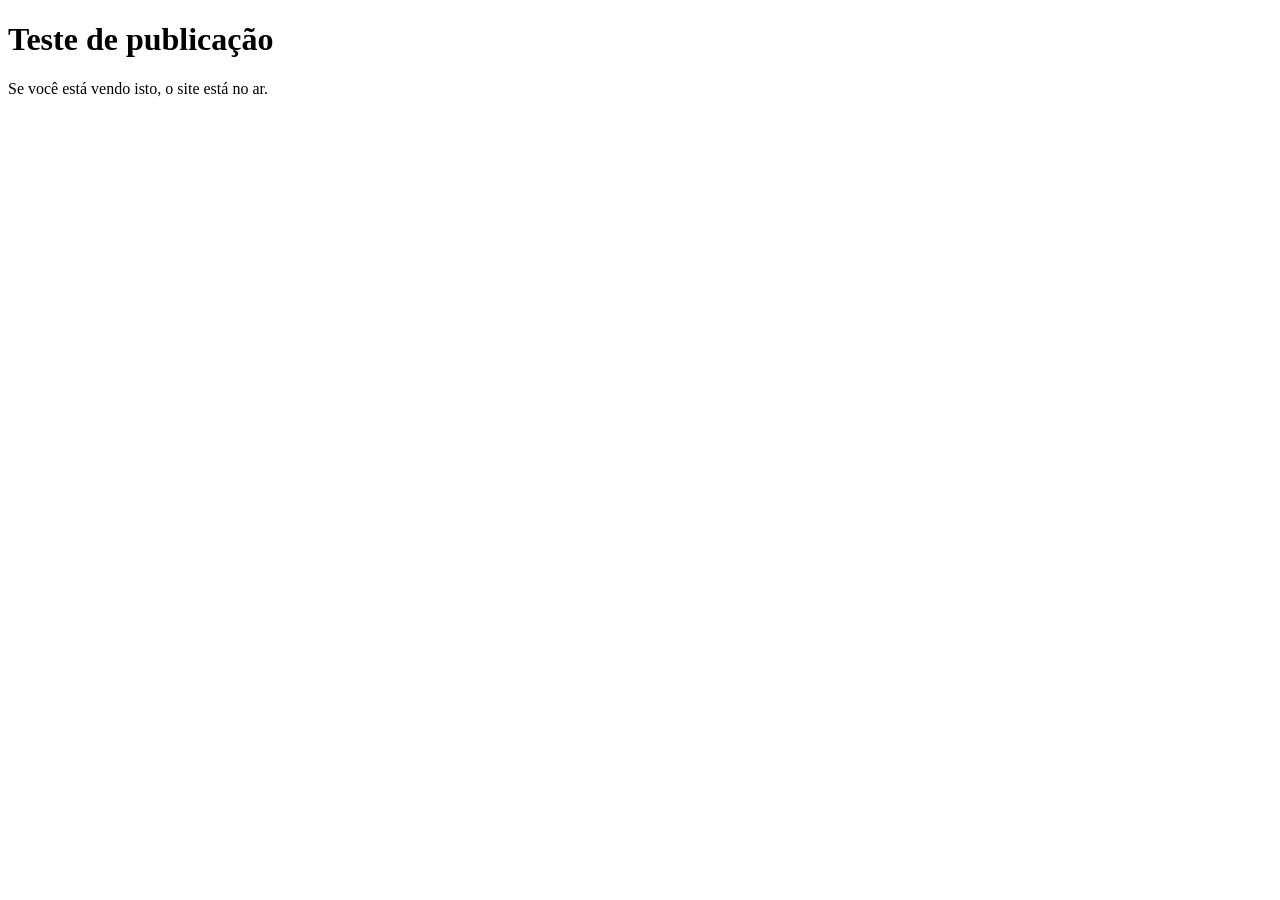
<file: index.html>
<!DOCTYPE html>
<html lang="pt-BR">
<head>
  <meta charset="UTF-8">
  <meta name="viewport" content="width=device-width, initial-scale=1">
  <title>Teste de publicação</title>
</head>
<body>
  <h1>Teste de publicação</h1>
  <p>Se você está vendo isto, o site está no ar.</p>
</body>
</html>
</file>
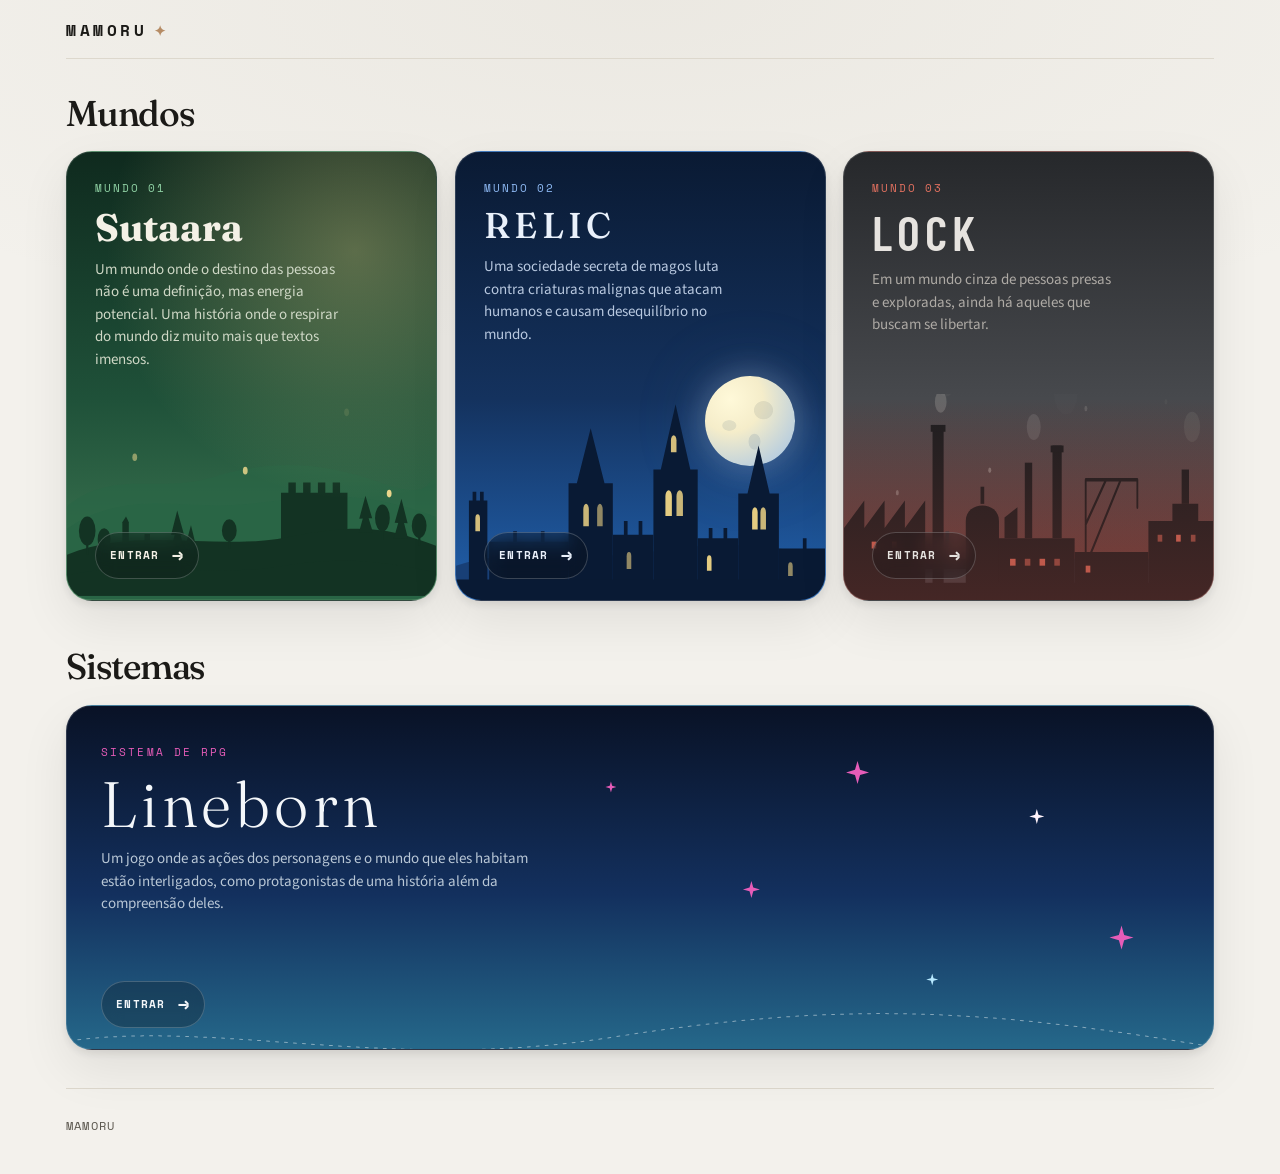
<file: public/index.html>
<!DOCTYPE html>
<html lang="pt-BR">
<head>
  <meta charset="UTF-8">
  <meta name="viewport" content="width=device-width, initial-scale=1">
  <title>Mamoru — Mundos</title>
  <meta name="description" content="Três cenários de fantasia e seus sistemas de RPG.">
  <link rel="stylesheet" href="css/base.css">
  <link rel="stylesheet" href="css/home.css">
</head>
<body>
  <div class="container">

    <header class="site-header">
      <a class="wordmark" href="./">Mamoru<span class="wordmark-dot">✦</span></a>
    </header>

    <main>

      <section class="secao" aria-labelledby="mundos">
        <div class="secao-heading"><div><h2 class="secao-titulo" id="mundos">Mundos</h2></div></div>
        <div class="cartas">

        <a class="mundo" data-mundo="sutaara" href="sutaara/">
          <img class="arte" src="img/cards/sutaara.svg" alt="" width="400" height="140">
          <div class="mundo-texto">
            <span class="mundo-kicker">Mundo 01</span>
            <h2>Sutaara</h2>
            <p>Um mundo onde o destino das pessoas não é uma definição, mas energia potencial. Uma história onde o respirar do mundo diz muito mais que textos imensos.</p>
          </div>
          <span class="mundo-entrar">Entrar <span aria-hidden="true">→</span></span>
        </a>

        <a class="mundo" data-mundo="relic" href="relic/">
          <span class="relic-moon" aria-hidden="true"><span class="relic-moon-detail"></span></span>
          <img class="arte" src="img/cards/relic.svg" alt="" width="400" height="120">
          <div class="mundo-texto">
            <span class="mundo-kicker">Mundo 02</span>
            <h2>Relic</h2>
            <p>Uma sociedade secreta de magos luta contra criaturas malignas que atacam humanos e causam desequilíbrio no mundo.</p>
          </div>
          <span class="mundo-entrar">Entrar <span aria-hidden="true">→</span></span>
        </a>

        <a class="mundo" data-mundo="lock" href="lock/">
          <img class="arte" src="img/cards/lock.svg" alt="" width="400" height="120">
          <div class="mundo-texto">
            <span class="mundo-kicker">Mundo 03</span>
            <h2>Lock</h2>
            <p>Em um mundo cinza de pessoas presas e exploradas, ainda há aqueles que buscam se libertar.</p>
          </div>
          <span class="mundo-entrar">Entrar <span aria-hidden="true">→</span></span>
        </a>

        </div>
      </section>

      <section class="secao secao--sistemas" aria-labelledby="sistemas">
        <div class="secao-heading"><div><h2 class="secao-titulo" id="sistemas">Sistemas</h2></div></div>
        <div class="cartas">

        <a class="mundo" data-mundo="lineborn" href="sistemas/lineborn/">
          <span class="lineborn-stars" aria-hidden="true"><i></i><i></i><i></i><i></i><i></i><i></i></span>
          <img class="arte" src="img/cards/lineborn.svg" alt="" width="400" height="380">
          <div class="mundo-texto">
            <span class="mundo-kicker">Sistema de RPG</span>
            <h2>Lineborn</h2>
            <p>Um jogo onde as ações dos personagens e o mundo que eles habitam estão interligados, como protagonistas de uma história além da compreensão deles.</p>
          </div>
          <span class="mundo-entrar">Entrar <span aria-hidden="true">→</span></span>
        </a>

        </div>
      </section>

    </main>

    <footer class="site-footer"><span>Mamoru</span></footer>

  </div>
<script>// Efeitos de interação discretos; animações SVG originais permanecem intactas.
(function(){
  const cards=document.querySelectorAll('.mundo');
  if(!window.matchMedia('(prefers-reduced-motion: reduce)').matches){
    cards.forEach(card=>{
      card.addEventListener('pointermove',e=>{
        if(e.pointerType==='touch')return;
        const r=card.getBoundingClientRect();
        card.style.setProperty('--cursor-x',((e.clientX-r.left)/r.width*100)+'%');
        card.style.setProperty('--cursor-y',((e.clientY-r.top)/r.height*100)+'%');
      },{passive:true});
    });
  }
})();
</script>
</body>
</html>
</file>
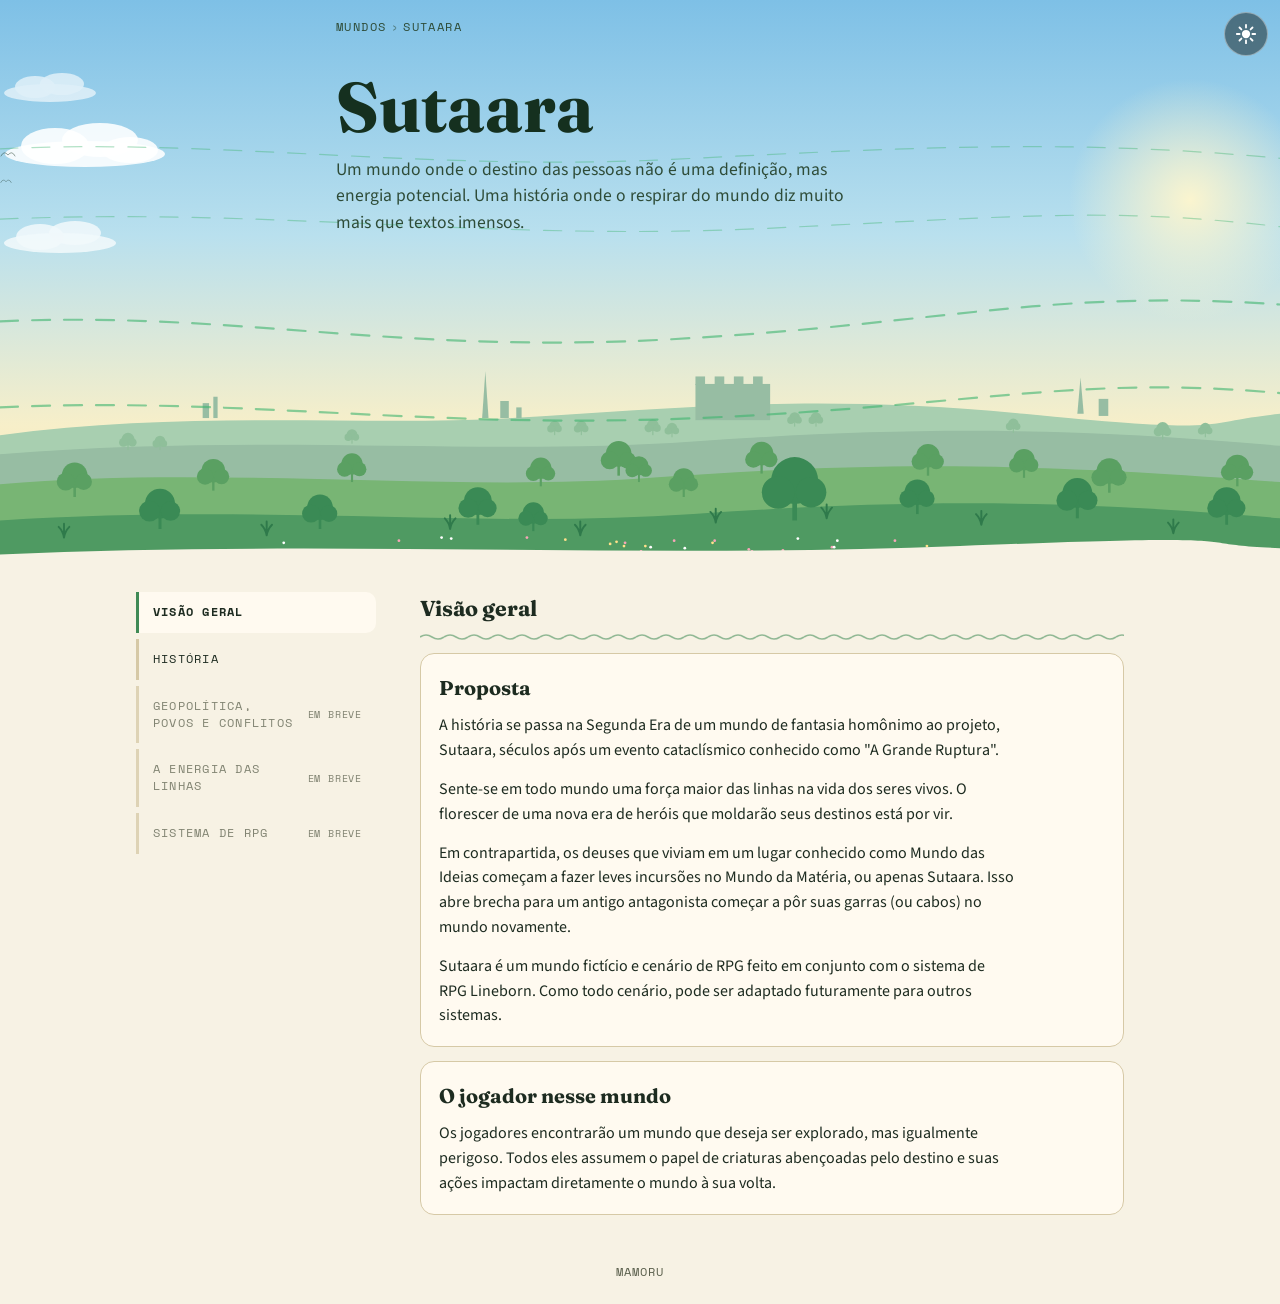
<file: public/sutaara/index.html>
<!DOCTYPE html>
<html lang="pt-BR">
<head>
  <meta charset="UTF-8">
  <meta name="viewport" content="width=device-width, initial-scale=1">
  <title>Sutaara</title>
  <meta name="description" content="Um mundo onde o destino das pessoas não é uma definição, mas energia potencial.">
  <link rel="stylesheet" href="../css/base.css">
  <link rel="stylesheet" href="../css/sutaara.css">
</head>
<body class="mundo-pagina" data-mundo="sutaara">

  <header class="s-hero">
    <div class="sol" aria-hidden="true"></div>
    <div class="nuvem n1" aria-hidden="true"><svg viewBox="0 0 170 50"><ellipse cx="85" cy="34" rx="80" ry="13"/><ellipse cx="55" cy="26" rx="34" ry="18"/><ellipse cx="100" cy="20" rx="38" ry="17"/><ellipse cx="130" cy="30" rx="28" ry="13"/></svg></div><div class="nuvem n2" aria-hidden="true"><svg viewBox="0 0 120 40"><ellipse cx="60" cy="28" rx="56" ry="10"/><ellipse cx="40" cy="22" rx="24" ry="13"/><ellipse cx="75" cy="18" rx="26" ry="12"/></svg></div><div class="nuvem n3" aria-hidden="true"><svg viewBox="0 0 100 36"><ellipse cx="50" cy="26" rx="46" ry="9"/><ellipse cx="35" cy="20" rx="20" ry="11"/><ellipse cx="62" cy="17" rx="22" ry="11"/></svg></div>
    <div class="passaro p1" aria-hidden="true"><svg viewBox="0 0 16 8"><path d="M1 6 Q4 0 8 5 Q12 0 15 6"/></svg></div><div class="passaro p2" aria-hidden="true"><svg viewBox="0 0 16 8"><path d="M1 6 Q4 0 8 5 Q12 0 15 6"/></svg></div>
    <svg class="sopro" viewBox="0 0 400 520" preserveAspectRatio="none" aria-hidden="true"><path class="fina" d="M-10,140 C60,125 130,160 210,148 S340,128 410,150"/><path class="fina" d="M-10,205 C80,190 150,225 240,212 S350,192 410,214"/><path d="M-10,300 C70,285 120,330 210,315 S330,265 410,285"/><path d="M-10,380 C70,365 130,400 220,388 S340,345 410,368"/></svg>
    <div class="particulas" aria-hidden="true"><i></i><i></i><i></i><i></i><i></i><i></i><i></i></div>
    <svg class="colinas" viewBox="0 0 1200 230" preserveAspectRatio="xMidYMax slice" aria-hidden="true">
<path class="l1" d="M0,112 C180,88 340,104 480,96 S760,72 960,92 S1120,100 1200,92 V230 H0Z"/>
<g class="l1b"><path d="M452,96 L455,52 L458,96Z"/><rect x="469" y="80" width="8" height="16"/><rect x="484" y="86" width="5" height="10"/><rect x="652" y="64" width="70" height="34"/><rect x="652" y="57" width="9" height="8"/><rect x="670" y="57" width="9" height="8"/><rect x="688" y="57" width="9" height="8"/><rect x="706" y="57" width="9" height="8"/><rect x="190" y="82" width="6" height="14"/><rect x="200" y="76" width="4" height="20"/><path d="M1010,92 L1013,58 L1016,92Z"/><rect x="1030" y="78" width="9" height="16"/></g>
<path class="l1b" d="M0,130 C250,110 450,132 650,118 S1000,104 1200,122 V230 H0Z"/>
<g class="t0"><rect x="519.5" y="108.0" width="1.0" height="4.0"/><circle cx="520.0" cy="103.5" r="5.0"/><circle cx="516.5" cy="106.0" r="3.5"/><circle cx="523.5" cy="106.0" r="3.2"/></g>
<g class="t0"><rect x="544.5" y="108.0" width="1.0" height="4.0"/><circle cx="545.0" cy="103.5" r="5.0"/><circle cx="541.5" cy="106.0" r="3.5"/><circle cx="548.5" cy="106.0" r="3.2"/></g>
<g class="t0"><rect x="611.5" y="107.6" width="1.1" height="4.4"/><circle cx="612.0" cy="102.7" r="5.5"/><circle cx="608.1" cy="105.4" r="3.9"/><circle cx="615.9" cy="105.4" r="3.6"/></g>
<g class="t0"><rect x="629.5" y="110.0" width="1.0" height="4.0"/><circle cx="630.0" cy="105.5" r="5.0"/><circle cx="626.5" cy="108.0" r="3.5"/><circle cx="633.5" cy="108.0" r="3.2"/></g>
<g class="t0"><rect x="744.5" y="100.0" width="1.0" height="4.0"/><circle cx="745.0" cy="95.5" r="5.0"/><circle cx="741.5" cy="98.0" r="3.5"/><circle cx="748.5" cy="98.0" r="3.2"/></g>
<g class="t0"><rect x="764.5" y="100.0" width="1.0" height="4.0"/><circle cx="765.0" cy="95.5" r="5.0"/><circle cx="761.5" cy="98.0" r="3.5"/><circle cx="768.5" cy="98.0" r="3.2"/></g>
<g class="t0"><rect x="119.4" y="121.2" width="1.2" height="4.8"/><circle cx="120.0" cy="115.8" r="6.0"/><circle cx="115.8" cy="118.8" r="4.2"/><circle cx="124.2" cy="118.8" r="3.9"/></g>
<g class="t0"><rect x="149.5" y="122.0" width="1.0" height="4.0"/><circle cx="150.0" cy="117.5" r="5.0"/><circle cx="146.5" cy="120.0" r="3.5"/><circle cx="153.5" cy="120.0" r="3.2"/></g>
<g class="t0"><rect x="329.5" y="116.0" width="1.0" height="4.0"/><circle cx="330.0" cy="111.5" r="5.0"/><circle cx="326.5" cy="114.0" r="3.5"/><circle cx="333.5" cy="114.0" r="3.2"/></g>
<g class="t0"><rect x="949.5" y="106.0" width="1.0" height="4.0"/><circle cx="950.0" cy="101.5" r="5.0"/><circle cx="946.5" cy="104.0" r="3.5"/><circle cx="953.5" cy="104.0" r="3.2"/></g>
<g class="t0"><rect x="1089.4" y="111.2" width="1.2" height="4.8"/><circle cx="1090.0" cy="105.8" r="6.0"/><circle cx="1085.8" cy="108.8" r="4.2"/><circle cx="1094.2" cy="108.8" r="3.9"/></g>
<g class="t0"><rect x="1129.5" y="110.0" width="1.0" height="4.0"/><circle cx="1130.0" cy="105.5" r="5.0"/><circle cx="1126.5" cy="108.0" r="3.5"/><circle cx="1133.5" cy="108.0" r="3.2"/></g>
<path class="l2" d="M0,158 C200,140 420,166 610,152 S950,136 1200,156 V230 H0Z"/>
<g class="t1"><rect x="506.0" y="152.0" width="2.0" height="8.0"/><circle cx="507.0" cy="143.0" r="10.0"/><circle cx="500.0" cy="148.0" r="7.0"/><circle cx="514.0" cy="148.0" r="6.5"/></g>
<g class="t1"><rect x="578.8" y="140.4" width="2.4" height="9.6"/><circle cx="580.0" cy="129.6" r="12.0"/><circle cx="571.6" cy="135.6" r="8.4"/><circle cx="588.4" cy="135.6" r="7.8"/></g>
<g class="t1"><rect x="598.1" y="148.8" width="1.8" height="7.2"/><circle cx="599.0" cy="140.7" r="9.0"/><circle cx="592.7" cy="145.2" r="6.3"/><circle cx="605.3" cy="145.2" r="5.9"/></g>
<g class="t1"><rect x="640.0" y="162.0" width="2.0" height="8.0"/><circle cx="641.0" cy="153.0" r="10.0"/><circle cx="634.0" cy="158.0" r="7.0"/><circle cx="648.0" cy="158.0" r="6.5"/></g>
<g class="t1"><rect x="712.9" y="139.2" width="2.2" height="8.8"/><circle cx="714.0" cy="129.3" r="11.0"/><circle cx="706.3" cy="134.8" r="7.7"/><circle cx="721.7" cy="134.8" r="7.2"/></g>
<g class="t1"><rect x="68.8" y="160.4" width="2.4" height="9.6"/><circle cx="70.0" cy="149.6" r="12.0"/><circle cx="61.6" cy="155.6" r="8.4"/><circle cx="78.4" cy="155.6" r="7.8"/></g>
<g class="t1"><rect x="198.9" y="155.2" width="2.2" height="8.8"/><circle cx="200.0" cy="145.3" r="11.0"/><circle cx="192.3" cy="150.8" r="7.7"/><circle cx="207.7" cy="150.8" r="7.2"/></g>
<g class="t1"><rect x="329.0" y="148.0" width="2.0" height="8.0"/><circle cx="330.0" cy="139.0" r="10.0"/><circle cx="323.0" cy="144.0" r="7.0"/><circle cx="337.0" cy="144.0" r="6.5"/></g>
<g class="t1"><rect x="868.9" y="141.2" width="2.2" height="8.8"/><circle cx="870.0" cy="131.3" r="11.0"/><circle cx="862.3" cy="136.8" r="7.7"/><circle cx="877.7" cy="136.8" r="7.2"/></g>
<g class="t1"><rect x="959.0" y="144.0" width="2.0" height="8.0"/><circle cx="960.0" cy="135.0" r="10.0"/><circle cx="953.0" cy="140.0" r="7.0"/><circle cx="967.0" cy="140.0" r="6.5"/></g>
<g class="t1"><rect x="1038.8" y="156.4" width="2.4" height="9.6"/><circle cx="1040.0" cy="145.6" r="12.0"/><circle cx="1031.6" cy="151.6" r="8.4"/><circle cx="1048.4" cy="151.6" r="7.8"/></g>
<g class="t1"><rect x="1158.9" y="151.2" width="2.2" height="8.8"/><circle cx="1160.0" cy="141.3" r="11.0"/><circle cx="1152.3" cy="146.8" r="7.7"/><circle cx="1167.7" cy="146.8" r="7.2"/></g>
<path class="l3" d="M0,192 C250,176 450,200 650,186 S1000,172 1200,190 V230 H0Z"/>
<g class="t2"><rect x="446.7" y="185.6" width="2.6" height="10.4"/><circle cx="448.0" cy="173.9" r="13.0"/><circle cx="438.9" cy="180.4" r="9.1"/><circle cx="457.1" cy="180.4" r="8.5"/></g>
<g class="t2"><rect x="499.0" y="194.0" width="2.0" height="8.0"/><circle cx="500.0" cy="185.0" r="10.0"/><circle cx="493.0" cy="190.0" r="7.0"/><circle cx="507.0" cy="190.0" r="6.5"/></g>
<g class="t2"><rect x="742.8" y="174.4" width="4.4" height="17.6"/><circle cx="745.0" cy="154.6" r="22.0"/><circle cx="729.6" cy="165.6" r="15.4"/><circle cx="760.4" cy="165.6" r="14.3"/></g>
<g class="t2"><rect x="858.8" y="176.4" width="2.4" height="9.6"/><circle cx="860.0" cy="165.6" r="12.0"/><circle cx="851.6" cy="171.6" r="8.4"/><circle cx="868.4" cy="171.6" r="7.8"/></g>
<g class="t2"><rect x="148.6" y="188.8" width="2.8" height="11.2"/><circle cx="150.0" cy="176.2" r="14.0"/><circle cx="140.2" cy="183.2" r="9.8"/><circle cx="159.8" cy="183.2" r="9.1"/></g>
<g class="t2"><rect x="298.8" y="190.4" width="2.4" height="9.6"/><circle cx="300.0" cy="179.6" r="12.0"/><circle cx="291.6" cy="185.6" r="8.4"/><circle cx="308.4" cy="185.6" r="7.8"/></g>
<g class="t2"><rect x="1008.6" y="178.8" width="2.8" height="11.2"/><circle cx="1010.0" cy="166.2" r="14.0"/><circle cx="1000.2" cy="173.2" r="9.8"/><circle cx="1019.8" cy="173.2" r="9.1"/></g>
<g class="t2"><rect x="1148.7" y="185.6" width="2.6" height="10.4"/><circle cx="1150.0" cy="173.9" r="13.0"/><circle cx="1140.9" cy="180.4" r="9.1"/><circle cx="1159.1" cy="180.4" r="8.5"/></g>
<g class="erva"><path d="M422,200 q-1,-6 -5,-10 M422,200 q0,-8 0,-13 M422,200 q1,-6 5,-10" transform="scale(1)" style="transform-origin:422px 200px"/></g>
<g class="erva"><path d="M544,206 q-1,-6 -5,-10 M544,206 q0,-8 0,-13 M544,206 q1,-6 5,-10" transform="scale(1)" style="transform-origin:544px 206px"/></g>
<g class="erva"><path d="M671,194 q-1,-6 -5,-10 M671,194 q0,-8 0,-13 M671,194 q1,-6 5,-10" transform="scale(1)" style="transform-origin:671px 194px"/></g>
<g class="erva"><path d="M775,190 q-1,-6 -5,-10 M775,190 q0,-8 0,-13 M775,190 q1,-6 5,-10" transform="scale(1)" style="transform-origin:775px 190px"/></g>
<g class="erva"><path d="M250,206 q-1,-6 -5,-10 M250,206 q0,-8 0,-13 M250,206 q1,-6 5,-10" transform="scale(1)" style="transform-origin:250px 206px"/></g>
<g class="erva"><path d="M920,196 q-1,-6 -5,-10 M920,196 q0,-8 0,-13 M920,196 q1,-6 5,-10" transform="scale(1)" style="transform-origin:920px 196px"/></g>
<g class="erva"><path d="M1100,204 q-1,-6 -5,-10 M1100,204 q0,-8 0,-13 M1100,204 q1,-6 5,-10" transform="scale(1)" style="transform-origin:1100px 204px"/></g>
<g class="erva"><path d="M60,208 q-1,-6 -5,-10 M60,208 q0,-8 0,-13 M60,208 q1,-6 5,-10" transform="scale(1)" style="transform-origin:60px 208px"/></g>
<circle class="fl0" cx="782" cy="223" r="1.3"/><circle class="fl1" cx="423" cy="209" r="1.3"/><circle class="fl2" cx="734" cy="220" r="1.3"/><circle class="fl0" cx="668" cy="213" r="1.3"/><circle class="fl1" cx="642" cy="218" r="1.3"/><circle class="fl2" cx="632" cy="211" r="1.3"/><circle class="fl0" cx="572" cy="214" r="1.3"/><circle class="fl1" cx="689" cy="224" r="1.3"/><circle class="fl2" cx="780" cy="217" r="1.3"/><circle class="fl0" cx="578" cy="212" r="1.3"/><circle class="fl1" cx="414" cy="208" r="1.3"/><circle class="fl2" cx="586" cy="213" r="1.3"/><circle class="fl0" cx="552" cy="222" r="1.3"/><circle class="fl1" cx="610" cy="217" r="1.3"/><circle class="fl2" cx="494" cy="208" r="1.3"/><circle class="fl0" cx="530" cy="210" r="1.3"/><circle class="fl1" cx="604" cy="224" r="1.3"/><circle class="fl2" cx="670" cy="211" r="1.3"/><circle class="fl0" cx="757" cy="221" r="1.3"/><circle class="fl1" cx="694" cy="223" r="1.3"/><circle class="fl2" cx="705" cy="221" r="1.3"/><circle class="fl0" cx="542" cy="224" r="1.3"/><circle class="fl1" cx="785" cy="211" r="1.3"/><circle class="fl2" cx="702" cy="219" r="1.3"/><circle class="fl0" cx="585" cy="216" r="1.3"/><circle class="fl1" cx="596" cy="223" r="1.3"/><circle class="fl2" cx="601" cy="221" r="1.3"/><circle class="fl0" cx="425" cy="222" r="1.3"/><circle class="fl1" cx="1080" cy="215" r="1.3"/><circle class="fl2" cx="681" cy="223" r="1.3"/><circle class="fl0" cx="869" cy="216" r="1.3"/><circle class="fl1" cx="266" cy="213" r="1.3"/><circle class="fl2" cx="839" cy="211" r="1.3"/><circle class="fl0" cx="1090" cy="212" r="1.3"/><circle class="fl1" cx="1094" cy="213" r="1.3"/><circle class="fl2" cx="1149" cy="219" r="1.3"/><circle class="fl0" cx="605" cy="216" r="1.3"/><circle class="fl1" cx="782" cy="217" r="1.3"/><circle class="fl2" cx="374" cy="211" r="1.3"/><circle class="fl0" cx="614" cy="223" r="1.3"/><circle class="fl1" cx="748" cy="209" r="1.3"/><circle class="fl2" cx="984" cy="220" r="1.3"/>
<path class="l4" d="M0,224 C300,210 600,228 900,216 S1100,214 1200,218 V232 H0Z"/>
</svg>

    <nav class="topo" aria-label="Você está em">
      <a href="../">Mundos</a><span class="sep">&rsaquo;</span>Sutaara
    </nav>
    <div class="s-capa">
      <h1>Sutaara</h1>
      <p class="tagline">Um mundo onde o destino das pessoas não é uma definição, mas energia potencial. Uma história onde o respirar do mundo diz muito mais que textos imensos.</p>
    </div>
  </header>

  <div class="container s-pagina">
    <div class="s-layout">

      <nav class="s-menu" aria-label="Seções de Sutaara">
        <a class="s-item" href="./" aria-current="page">Visão geral</a>
        <a class="s-item" href="historia/">História</a>
        <span class="s-item breve" title="Em breve">Geopolítica, povos e conflitos <small>em breve</small></span>
        <span class="s-item breve" title="Em breve">A Energia das Linhas <small>em breve</small></span>
        <span class="s-item breve" title="Em breve">Sistema de RPG <small>em breve</small></span>
      </nav>

      <main>
        <h2 class="s-sec" id="visao-geral">Visão geral</h2>

        <section class="s-cards">
          <article class="s-card" id="proposta">
            <h2>Proposta</h2>
            <p>A história se passa na Segunda Era de um mundo de fantasia homônimo ao projeto, Sutaara, séculos após um evento cataclísmico conhecido como "A Grande Ruptura".</p>
            <p>Sente-se em todo mundo uma força maior das linhas na vida dos seres vivos. O florescer de uma nova era de heróis que moldarão seus destinos está por vir.</p>
            <p>Em contrapartida, os deuses que viviam em um lugar conhecido como Mundo das Ideias começam a fazer leves incursões no Mundo da Matéria, ou apenas Sutaara. Isso abre brecha para um antigo antagonista começar a pôr suas garras (ou cabos) no mundo novamente.</p>
            <p>Sutaara é um mundo fictício e cenário de RPG feito em conjunto com o sistema de RPG Lineborn. Como todo cenário, pode ser adaptado futuramente para outros sistemas.</p>
          </article>
          <article class="s-card" id="jogador">
            <h2>O jogador nesse mundo</h2>
            <p>Os jogadores encontrarão um mundo que deseja ser explorado, mas igualmente perigoso. Todos eles assumem o papel de criaturas abençoadas pelo destino e suas ações impactam diretamente o mundo à sua volta.</p>
          </article>
        </section>
      </main>

    </div>
    <footer class="s-rodape">Mamoru</footer>
  </div>

<script src="../js/tema.js" defer></script>
</body>
</html>
</file>
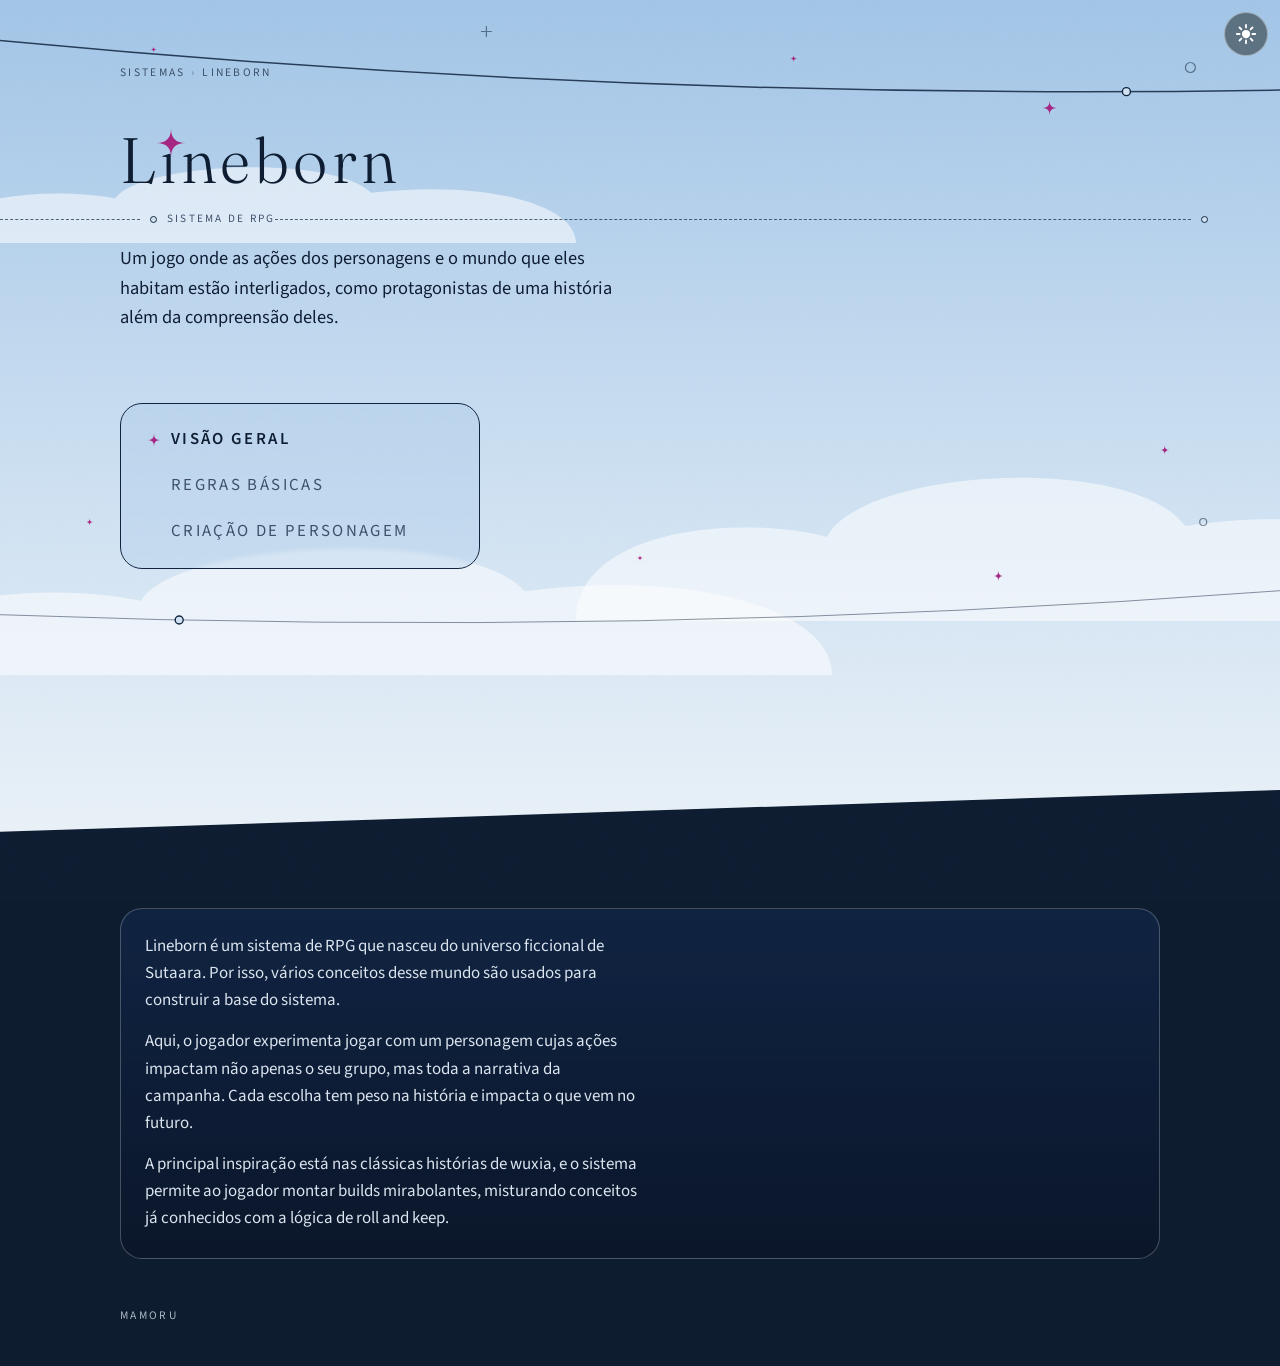
<file: public/sistemas/lineborn/index.html>
<!DOCTYPE html>
<html lang="pt-BR">
<head>
  <meta charset="UTF-8">
  <meta name="viewport" content="width=device-width, initial-scale=1, viewport-fit=cover">
  <title>Lineborn</title>
  <meta name="description" content="Lineborn: um jogo onde as ações dos personagens e o mundo que eles habitam estão interligados, como protagonistas de uma história além da compreensão deles.">
  <link rel="stylesheet" href="../../css/lineborn.css">
  <link rel="stylesheet" href="../../css/lineborn-capa.css">
</head>
<body>

<main class="capa" id="capa">
  <svg class="camada nuvens" id="nuvens" aria-hidden="true"></svg>
  <svg class="camada astros" id="astros" aria-hidden="true"></svg>
  <svg class="camada cabos" id="cabos" aria-hidden="true"></svg>

  <div class="miolo" id="miolo">
    <nav class="trilha" aria-label="Você está em"><a href="../../#sistemas">Sistemas</a><span class="sep">&rsaquo;</span>Lineborn</nav>

    <h1 aria-label="Lineborn"><span aria-hidden="true">L<span class="i">ı<svg viewBox="-10 -10 20 20"><path class="e" d="M0 -9 Q0 0 9 0 Q0 0 0 9 Q0 0 -9 0 Q0 0 0 -9Z"/></svg></span>neborn</span></h1>

    <p class="linhas"><i class="ln e"></i><i class="nd"></i><span>Sistema de RPG</span><i class="ln d"></i><i class="nd f"></i></p>
    <p class="tagline">Um jogo onde as ações dos personagens e o mundo que eles habitam estão interligados, como protagonistas de uma história além da compreensão deles.</p>

    <nav class="balao" id="balao" aria-label="Seções do Lineborn">
      <ul>
        <li><a href="./" aria-current="page"><svg class="est" viewBox="-10 -10 20 20" aria-hidden="true"><path d="M0 -9 Q0 0 9 0 Q0 0 0 9 Q0 0 -9 0 Q0 0 0 -9Z"/></svg>Visão geral</a></li>
        <li><a href="regras/"><svg class="est" viewBox="-10 -10 20 20" aria-hidden="true"><path d="M0 -9 Q0 0 9 0 Q0 0 0 9 Q0 0 -9 0 Q0 0 0 -9Z"/></svg>Regras básicas</a></li>
        <li><a href="personagem/"><svg class="est" viewBox="-10 -10 20 20" aria-hidden="true"><path d="M0 -9 Q0 0 9 0 Q0 0 0 9 Q0 0 -9 0 Q0 0 0 -9Z"/></svg>Criação de personagem</a></li>
      </ul>
    </nav>
  </div>

  <div class="chao"></div>
</main>

<div class="l-pagina sem-topo">
  <div class="l-layout">
    <section class="l-cards" aria-label="Sobre o Lineborn">
      <article class="l-card">
        <p>Lineborn é um sistema de RPG que nasceu do universo ficcional de Sutaara. Por isso, vários conceitos desse mundo são usados para construir a base do sistema.</p>
        <p>Aqui, o jogador experimenta jogar com um personagem cujas ações impactam não apenas o seu grupo, mas toda a narrativa da campanha. Cada escolha tem peso na história e impacta o que vem no futuro.</p>
        <p>A principal inspiração está nas clássicas histórias de wuxia, e o sistema permite ao jogador montar builds mirabolantes, misturando conceitos já conhecidos com a lógica de roll and keep.</p>
      </article>
    </section>
  </div>
  <footer class="l-rodape">Mamoru</footer>
</div>

<script src="../../js/tema.js" defer></script>
<script src="../../js/lineborn-capa.js" defer></script>
</body>
</html>
</file>
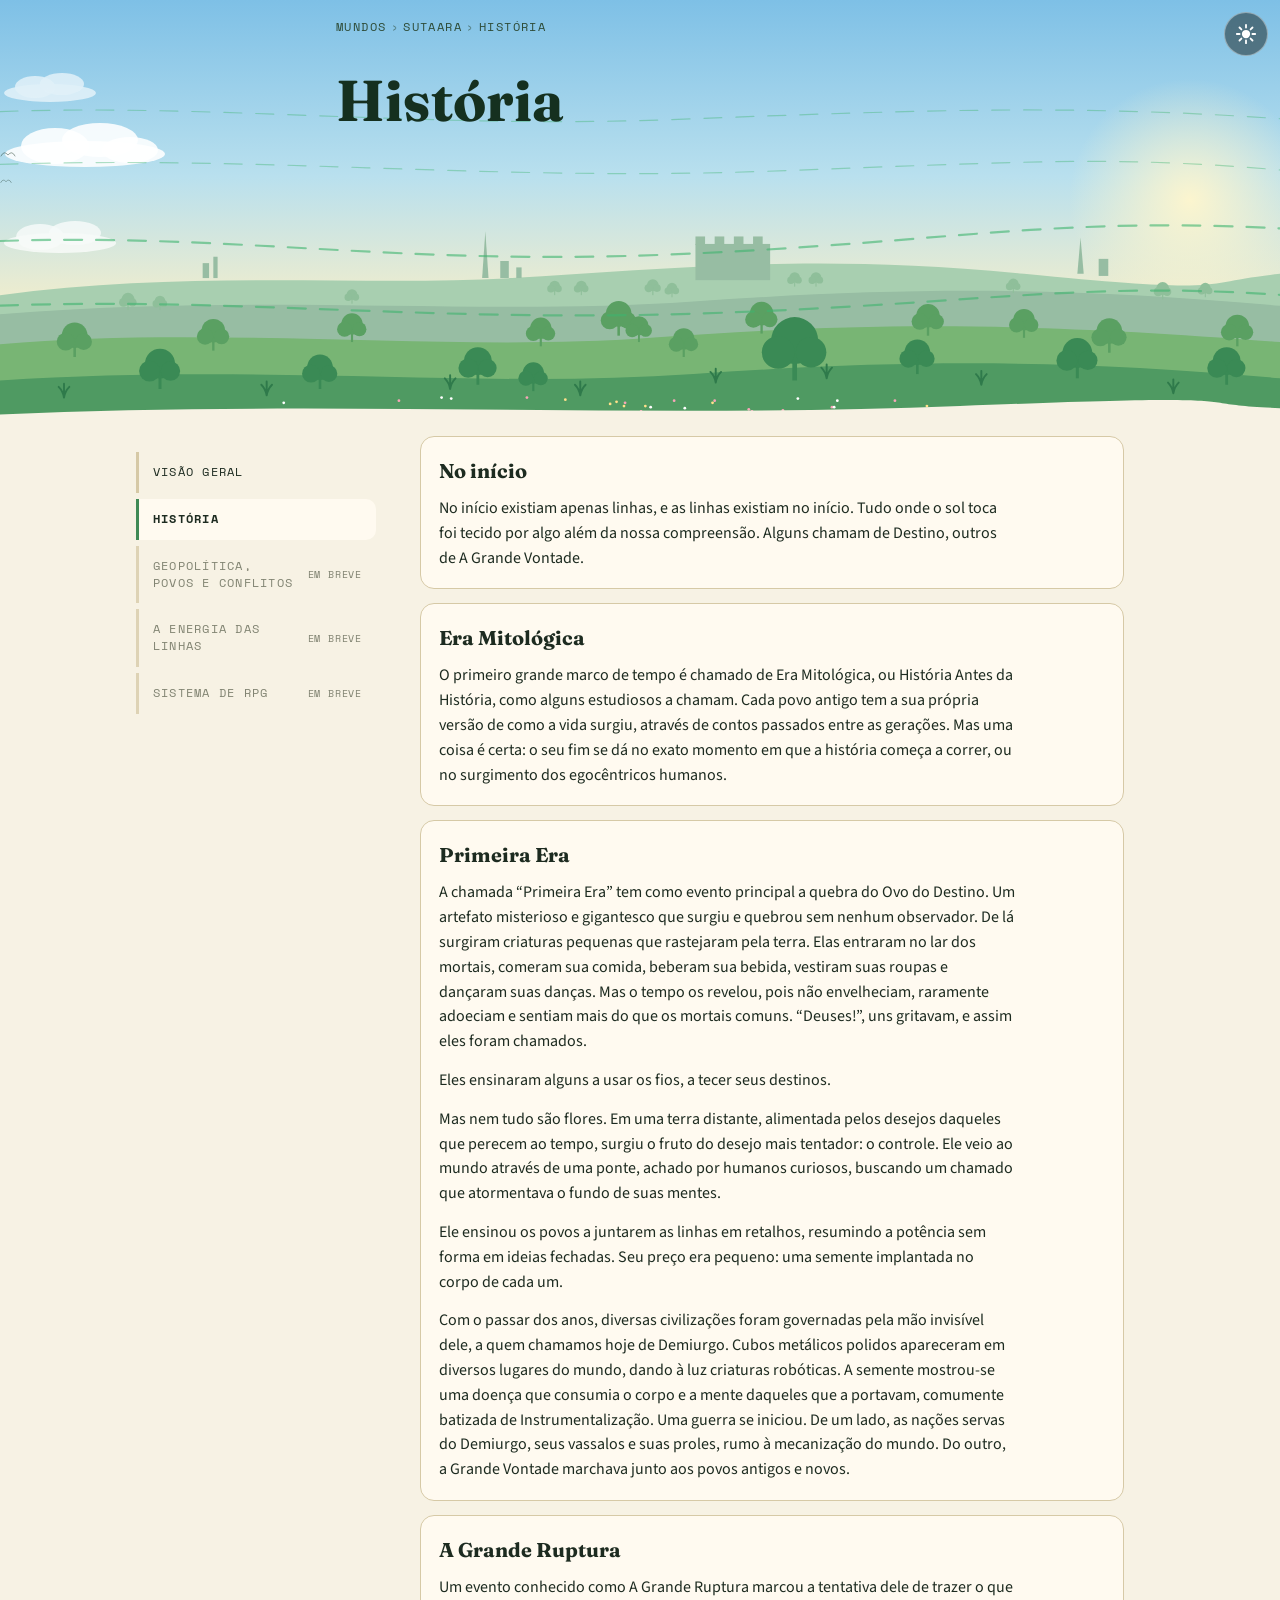
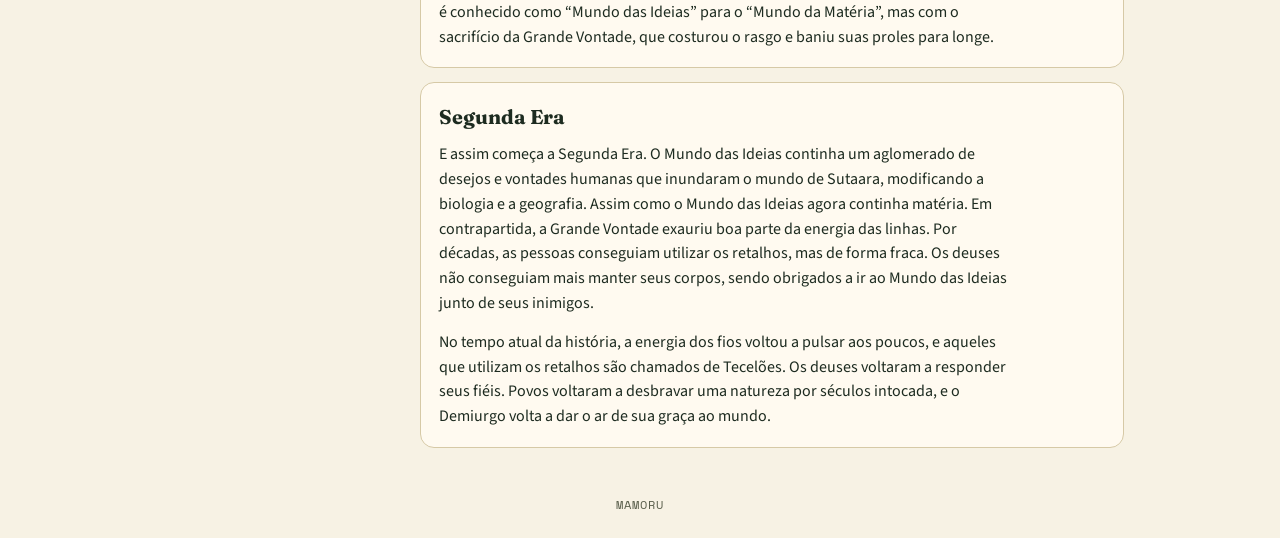
<file: public/sutaara/historia/index.html>
<!DOCTYPE html>
<html lang="pt-BR">
<head>
  <meta charset="UTF-8">
  <meta name="viewport" content="width=device-width, initial-scale=1">
  <title>História · Sutaara</title>
  <meta name="description" content="A história de Sutaara, do início das linhas à Segunda Era.">
  <link rel="stylesheet" href="../../css/base.css">
  <link rel="stylesheet" href="../../css/sutaara.css">
</head>
<body class="mundo-pagina" data-mundo="sutaara">

  <header class="s-hero s-sub">
    <div class="sol" aria-hidden="true"></div>
    <div class="nuvem n1" aria-hidden="true"><svg viewBox="0 0 170 50"><ellipse cx="85" cy="34" rx="80" ry="13"/><ellipse cx="55" cy="26" rx="34" ry="18"/><ellipse cx="100" cy="20" rx="38" ry="17"/><ellipse cx="130" cy="30" rx="28" ry="13"/></svg></div><div class="nuvem n2" aria-hidden="true"><svg viewBox="0 0 120 40"><ellipse cx="60" cy="28" rx="56" ry="10"/><ellipse cx="40" cy="22" rx="24" ry="13"/><ellipse cx="75" cy="18" rx="26" ry="12"/></svg></div><div class="nuvem n3" aria-hidden="true"><svg viewBox="0 0 100 36"><ellipse cx="50" cy="26" rx="46" ry="9"/><ellipse cx="35" cy="20" rx="20" ry="11"/><ellipse cx="62" cy="17" rx="22" ry="11"/></svg></div>
    <div class="passaro p1" aria-hidden="true"><svg viewBox="0 0 16 8"><path d="M1 6 Q4 0 8 5 Q12 0 15 6"/></svg></div><div class="passaro p2" aria-hidden="true"><svg viewBox="0 0 16 8"><path d="M1 6 Q4 0 8 5 Q12 0 15 6"/></svg></div>
    <svg class="sopro" viewBox="0 0 400 520" preserveAspectRatio="none" aria-hidden="true"><path class="fina" d="M-10,140 C60,125 130,160 210,148 S340,128 410,150"/><path class="fina" d="M-10,205 C80,190 150,225 240,212 S350,192 410,214"/><path d="M-10,300 C70,285 120,330 210,315 S330,265 410,285"/><path d="M-10,380 C70,365 130,400 220,388 S340,345 410,368"/></svg>
    <div class="particulas" aria-hidden="true"><i></i><i></i><i></i><i></i><i></i><i></i><i></i></div>
    <svg class="colinas" viewBox="0 0 1200 230" preserveAspectRatio="xMidYMax slice" aria-hidden="true">
<path class="l1" d="M0,112 C180,88 340,104 480,96 S760,72 960,92 S1120,100 1200,92 V230 H0Z"/>
<g class="l1b"><path d="M452,96 L455,52 L458,96Z"/><rect x="469" y="80" width="8" height="16"/><rect x="484" y="86" width="5" height="10"/><rect x="652" y="64" width="70" height="34"/><rect x="652" y="57" width="9" height="8"/><rect x="670" y="57" width="9" height="8"/><rect x="688" y="57" width="9" height="8"/><rect x="706" y="57" width="9" height="8"/><rect x="190" y="82" width="6" height="14"/><rect x="200" y="76" width="4" height="20"/><path d="M1010,92 L1013,58 L1016,92Z"/><rect x="1030" y="78" width="9" height="16"/></g>
<path class="l1b" d="M0,130 C250,110 450,132 650,118 S1000,104 1200,122 V230 H0Z"/>
<g class="t0"><rect x="519.5" y="108.0" width="1.0" height="4.0"/><circle cx="520.0" cy="103.5" r="5.0"/><circle cx="516.5" cy="106.0" r="3.5"/><circle cx="523.5" cy="106.0" r="3.2"/></g>
<g class="t0"><rect x="544.5" y="108.0" width="1.0" height="4.0"/><circle cx="545.0" cy="103.5" r="5.0"/><circle cx="541.5" cy="106.0" r="3.5"/><circle cx="548.5" cy="106.0" r="3.2"/></g>
<g class="t0"><rect x="611.5" y="107.6" width="1.1" height="4.4"/><circle cx="612.0" cy="102.7" r="5.5"/><circle cx="608.1" cy="105.4" r="3.9"/><circle cx="615.9" cy="105.4" r="3.6"/></g>
<g class="t0"><rect x="629.5" y="110.0" width="1.0" height="4.0"/><circle cx="630.0" cy="105.5" r="5.0"/><circle cx="626.5" cy="108.0" r="3.5"/><circle cx="633.5" cy="108.0" r="3.2"/></g>
<g class="t0"><rect x="744.5" y="100.0" width="1.0" height="4.0"/><circle cx="745.0" cy="95.5" r="5.0"/><circle cx="741.5" cy="98.0" r="3.5"/><circle cx="748.5" cy="98.0" r="3.2"/></g>
<g class="t0"><rect x="764.5" y="100.0" width="1.0" height="4.0"/><circle cx="765.0" cy="95.5" r="5.0"/><circle cx="761.5" cy="98.0" r="3.5"/><circle cx="768.5" cy="98.0" r="3.2"/></g>
<g class="t0"><rect x="119.4" y="121.2" width="1.2" height="4.8"/><circle cx="120.0" cy="115.8" r="6.0"/><circle cx="115.8" cy="118.8" r="4.2"/><circle cx="124.2" cy="118.8" r="3.9"/></g>
<g class="t0"><rect x="149.5" y="122.0" width="1.0" height="4.0"/><circle cx="150.0" cy="117.5" r="5.0"/><circle cx="146.5" cy="120.0" r="3.5"/><circle cx="153.5" cy="120.0" r="3.2"/></g>
<g class="t0"><rect x="329.5" y="116.0" width="1.0" height="4.0"/><circle cx="330.0" cy="111.5" r="5.0"/><circle cx="326.5" cy="114.0" r="3.5"/><circle cx="333.5" cy="114.0" r="3.2"/></g>
<g class="t0"><rect x="949.5" y="106.0" width="1.0" height="4.0"/><circle cx="950.0" cy="101.5" r="5.0"/><circle cx="946.5" cy="104.0" r="3.5"/><circle cx="953.5" cy="104.0" r="3.2"/></g>
<g class="t0"><rect x="1089.4" y="111.2" width="1.2" height="4.8"/><circle cx="1090.0" cy="105.8" r="6.0"/><circle cx="1085.8" cy="108.8" r="4.2"/><circle cx="1094.2" cy="108.8" r="3.9"/></g>
<g class="t0"><rect x="1129.5" y="110.0" width="1.0" height="4.0"/><circle cx="1130.0" cy="105.5" r="5.0"/><circle cx="1126.5" cy="108.0" r="3.5"/><circle cx="1133.5" cy="108.0" r="3.2"/></g>
<path class="l2" d="M0,158 C200,140 420,166 610,152 S950,136 1200,156 V230 H0Z"/>
<g class="t1"><rect x="506.0" y="152.0" width="2.0" height="8.0"/><circle cx="507.0" cy="143.0" r="10.0"/><circle cx="500.0" cy="148.0" r="7.0"/><circle cx="514.0" cy="148.0" r="6.5"/></g>
<g class="t1"><rect x="578.8" y="140.4" width="2.4" height="9.6"/><circle cx="580.0" cy="129.6" r="12.0"/><circle cx="571.6" cy="135.6" r="8.4"/><circle cx="588.4" cy="135.6" r="7.8"/></g>
<g class="t1"><rect x="598.1" y="148.8" width="1.8" height="7.2"/><circle cx="599.0" cy="140.7" r="9.0"/><circle cx="592.7" cy="145.2" r="6.3"/><circle cx="605.3" cy="145.2" r="5.9"/></g>
<g class="t1"><rect x="640.0" y="162.0" width="2.0" height="8.0"/><circle cx="641.0" cy="153.0" r="10.0"/><circle cx="634.0" cy="158.0" r="7.0"/><circle cx="648.0" cy="158.0" r="6.5"/></g>
<g class="t1"><rect x="712.9" y="139.2" width="2.2" height="8.8"/><circle cx="714.0" cy="129.3" r="11.0"/><circle cx="706.3" cy="134.8" r="7.7"/><circle cx="721.7" cy="134.8" r="7.2"/></g>
<g class="t1"><rect x="68.8" y="160.4" width="2.4" height="9.6"/><circle cx="70.0" cy="149.6" r="12.0"/><circle cx="61.6" cy="155.6" r="8.4"/><circle cx="78.4" cy="155.6" r="7.8"/></g>
<g class="t1"><rect x="198.9" y="155.2" width="2.2" height="8.8"/><circle cx="200.0" cy="145.3" r="11.0"/><circle cx="192.3" cy="150.8" r="7.7"/><circle cx="207.7" cy="150.8" r="7.2"/></g>
<g class="t1"><rect x="329.0" y="148.0" width="2.0" height="8.0"/><circle cx="330.0" cy="139.0" r="10.0"/><circle cx="323.0" cy="144.0" r="7.0"/><circle cx="337.0" cy="144.0" r="6.5"/></g>
<g class="t1"><rect x="868.9" y="141.2" width="2.2" height="8.8"/><circle cx="870.0" cy="131.3" r="11.0"/><circle cx="862.3" cy="136.8" r="7.7"/><circle cx="877.7" cy="136.8" r="7.2"/></g>
<g class="t1"><rect x="959.0" y="144.0" width="2.0" height="8.0"/><circle cx="960.0" cy="135.0" r="10.0"/><circle cx="953.0" cy="140.0" r="7.0"/><circle cx="967.0" cy="140.0" r="6.5"/></g>
<g class="t1"><rect x="1038.8" y="156.4" width="2.4" height="9.6"/><circle cx="1040.0" cy="145.6" r="12.0"/><circle cx="1031.6" cy="151.6" r="8.4"/><circle cx="1048.4" cy="151.6" r="7.8"/></g>
<g class="t1"><rect x="1158.9" y="151.2" width="2.2" height="8.8"/><circle cx="1160.0" cy="141.3" r="11.0"/><circle cx="1152.3" cy="146.8" r="7.7"/><circle cx="1167.7" cy="146.8" r="7.2"/></g>
<path class="l3" d="M0,192 C250,176 450,200 650,186 S1000,172 1200,190 V230 H0Z"/>
<g class="t2"><rect x="446.7" y="185.6" width="2.6" height="10.4"/><circle cx="448.0" cy="173.9" r="13.0"/><circle cx="438.9" cy="180.4" r="9.1"/><circle cx="457.1" cy="180.4" r="8.5"/></g>
<g class="t2"><rect x="499.0" y="194.0" width="2.0" height="8.0"/><circle cx="500.0" cy="185.0" r="10.0"/><circle cx="493.0" cy="190.0" r="7.0"/><circle cx="507.0" cy="190.0" r="6.5"/></g>
<g class="t2"><rect x="742.8" y="174.4" width="4.4" height="17.6"/><circle cx="745.0" cy="154.6" r="22.0"/><circle cx="729.6" cy="165.6" r="15.4"/><circle cx="760.4" cy="165.6" r="14.3"/></g>
<g class="t2"><rect x="858.8" y="176.4" width="2.4" height="9.6"/><circle cx="860.0" cy="165.6" r="12.0"/><circle cx="851.6" cy="171.6" r="8.4"/><circle cx="868.4" cy="171.6" r="7.8"/></g>
<g class="t2"><rect x="148.6" y="188.8" width="2.8" height="11.2"/><circle cx="150.0" cy="176.2" r="14.0"/><circle cx="140.2" cy="183.2" r="9.8"/><circle cx="159.8" cy="183.2" r="9.1"/></g>
<g class="t2"><rect x="298.8" y="190.4" width="2.4" height="9.6"/><circle cx="300.0" cy="179.6" r="12.0"/><circle cx="291.6" cy="185.6" r="8.4"/><circle cx="308.4" cy="185.6" r="7.8"/></g>
<g class="t2"><rect x="1008.6" y="178.8" width="2.8" height="11.2"/><circle cx="1010.0" cy="166.2" r="14.0"/><circle cx="1000.2" cy="173.2" r="9.8"/><circle cx="1019.8" cy="173.2" r="9.1"/></g>
<g class="t2"><rect x="1148.7" y="185.6" width="2.6" height="10.4"/><circle cx="1150.0" cy="173.9" r="13.0"/><circle cx="1140.9" cy="180.4" r="9.1"/><circle cx="1159.1" cy="180.4" r="8.5"/></g>
<g class="erva"><path d="M422,200 q-1,-6 -5,-10 M422,200 q0,-8 0,-13 M422,200 q1,-6 5,-10" transform="scale(1)" style="transform-origin:422px 200px"/></g>
<g class="erva"><path d="M544,206 q-1,-6 -5,-10 M544,206 q0,-8 0,-13 M544,206 q1,-6 5,-10" transform="scale(1)" style="transform-origin:544px 206px"/></g>
<g class="erva"><path d="M671,194 q-1,-6 -5,-10 M671,194 q0,-8 0,-13 M671,194 q1,-6 5,-10" transform="scale(1)" style="transform-origin:671px 194px"/></g>
<g class="erva"><path d="M775,190 q-1,-6 -5,-10 M775,190 q0,-8 0,-13 M775,190 q1,-6 5,-10" transform="scale(1)" style="transform-origin:775px 190px"/></g>
<g class="erva"><path d="M250,206 q-1,-6 -5,-10 M250,206 q0,-8 0,-13 M250,206 q1,-6 5,-10" transform="scale(1)" style="transform-origin:250px 206px"/></g>
<g class="erva"><path d="M920,196 q-1,-6 -5,-10 M920,196 q0,-8 0,-13 M920,196 q1,-6 5,-10" transform="scale(1)" style="transform-origin:920px 196px"/></g>
<g class="erva"><path d="M1100,204 q-1,-6 -5,-10 M1100,204 q0,-8 0,-13 M1100,204 q1,-6 5,-10" transform="scale(1)" style="transform-origin:1100px 204px"/></g>
<g class="erva"><path d="M60,208 q-1,-6 -5,-10 M60,208 q0,-8 0,-13 M60,208 q1,-6 5,-10" transform="scale(1)" style="transform-origin:60px 208px"/></g>
<circle class="fl0" cx="782" cy="223" r="1.3"/><circle class="fl1" cx="423" cy="209" r="1.3"/><circle class="fl2" cx="734" cy="220" r="1.3"/><circle class="fl0" cx="668" cy="213" r="1.3"/><circle class="fl1" cx="642" cy="218" r="1.3"/><circle class="fl2" cx="632" cy="211" r="1.3"/><circle class="fl0" cx="572" cy="214" r="1.3"/><circle class="fl1" cx="689" cy="224" r="1.3"/><circle class="fl2" cx="780" cy="217" r="1.3"/><circle class="fl0" cx="578" cy="212" r="1.3"/><circle class="fl1" cx="414" cy="208" r="1.3"/><circle class="fl2" cx="586" cy="213" r="1.3"/><circle class="fl0" cx="552" cy="222" r="1.3"/><circle class="fl1" cx="610" cy="217" r="1.3"/><circle class="fl2" cx="494" cy="208" r="1.3"/><circle class="fl0" cx="530" cy="210" r="1.3"/><circle class="fl1" cx="604" cy="224" r="1.3"/><circle class="fl2" cx="670" cy="211" r="1.3"/><circle class="fl0" cx="757" cy="221" r="1.3"/><circle class="fl1" cx="694" cy="223" r="1.3"/><circle class="fl2" cx="705" cy="221" r="1.3"/><circle class="fl0" cx="542" cy="224" r="1.3"/><circle class="fl1" cx="785" cy="211" r="1.3"/><circle class="fl2" cx="702" cy="219" r="1.3"/><circle class="fl0" cx="585" cy="216" r="1.3"/><circle class="fl1" cx="596" cy="223" r="1.3"/><circle class="fl2" cx="601" cy="221" r="1.3"/><circle class="fl0" cx="425" cy="222" r="1.3"/><circle class="fl1" cx="1080" cy="215" r="1.3"/><circle class="fl2" cx="681" cy="223" r="1.3"/><circle class="fl0" cx="869" cy="216" r="1.3"/><circle class="fl1" cx="266" cy="213" r="1.3"/><circle class="fl2" cx="839" cy="211" r="1.3"/><circle class="fl0" cx="1090" cy="212" r="1.3"/><circle class="fl1" cx="1094" cy="213" r="1.3"/><circle class="fl2" cx="1149" cy="219" r="1.3"/><circle class="fl0" cx="605" cy="216" r="1.3"/><circle class="fl1" cx="782" cy="217" r="1.3"/><circle class="fl2" cx="374" cy="211" r="1.3"/><circle class="fl0" cx="614" cy="223" r="1.3"/><circle class="fl1" cx="748" cy="209" r="1.3"/><circle class="fl2" cx="984" cy="220" r="1.3"/>
<path class="l4" d="M0,224 C300,210 600,228 900,216 S1100,214 1200,218 V232 H0Z"/>
</svg>

    <nav class="topo" aria-label="Você está em">
      <a href="../../">Mundos</a><span class="sep">&rsaquo;</span><a href="../">Sutaara</a><span class="sep">&rsaquo;</span>História
    </nav>
    <div class="s-capa">
      <h1>História</h1>
    </div>
  </header>

  <div class="container s-pagina">
    <div class="s-layout">

      <nav class="s-menu" aria-label="Seções de Sutaara">
        <a class="s-item" href="../">Visão geral</a>
        <a class="s-item" href="./" aria-current="page">História</a>
        <span class="s-item breve" title="Em breve">Geopolítica, povos e conflitos <small>em breve</small></span>
        <span class="s-item breve" title="Em breve">A Energia das Linhas <small>em breve</small></span>
        <span class="s-item breve" title="Em breve">Sistema de RPG <small>em breve</small></span>
      </nav>

      <main>
        <section class="s-cards">

          <article class="s-card" id="inicio">
            <h2>No início</h2>
            <p>No início existiam apenas linhas, e as linhas existiam no início. Tudo onde o sol toca foi tecido por algo além da nossa compreensão. Alguns chamam de Destino, outros de A Grande Vontade.</p>
          </article>

          <article class="s-card" id="era-mitologica">
            <h2>Era Mitológica</h2>
            <p>O primeiro grande marco de tempo é chamado de Era Mitológica, ou História Antes da História, como alguns estudiosos a chamam. Cada povo antigo tem a sua própria versão de como a vida surgiu, através de contos passados entre as gerações. Mas uma coisa é certa: o seu fim se dá no exato momento em que a história começa a correr, ou no surgimento dos egocêntricos humanos.</p>
          </article>

          <article class="s-card" id="primeira-era">
            <h2>Primeira Era</h2>
            <p>A chamada &ldquo;Primeira Era&rdquo; tem como evento principal a quebra do Ovo do Destino. Um artefato misterioso e gigantesco que surgiu e quebrou sem nenhum observador. De lá surgiram criaturas pequenas que rastejaram pela terra. Elas entraram no lar dos mortais, comeram sua comida, beberam sua bebida, vestiram suas roupas e dançaram suas danças. Mas o tempo os revelou, pois não envelheciam, raramente adoeciam e sentiam mais do que os mortais comuns. &ldquo;Deuses!&rdquo;, uns gritavam, e assim eles foram chamados.</p>
            <p>Eles ensinaram alguns a usar os fios, a tecer seus destinos.</p>
            <p>Mas nem tudo são flores. Em uma terra distante, alimentada pelos desejos daqueles que perecem ao tempo, surgiu o fruto do desejo mais tentador: o controle. Ele veio ao mundo através de uma ponte, achado por humanos curiosos, buscando um chamado que atormentava o fundo de suas mentes.</p>
            <p>Ele ensinou os povos a juntarem as linhas em retalhos, resumindo a potência sem forma em ideias fechadas. Seu preço era pequeno: uma semente implantada no corpo de cada um.</p>
            <p>Com o passar dos anos, diversas civilizações foram governadas pela mão invisível dele, a quem chamamos hoje de Demiurgo. Cubos metálicos polidos apareceram em diversos lugares do mundo, dando à luz criaturas robóticas. A semente mostrou-se uma doença que consumia o corpo e a mente daqueles que a portavam, comumente batizada de Instrumentalização. Uma guerra se iniciou. De um lado, as nações servas do Demiurgo, seus vassalos e suas proles, rumo à mecanização do mundo. Do outro, a Grande Vontade marchava junto aos povos antigos e novos.</p>
          </article>

          <article class="s-card" id="grande-ruptura">
            <h2>A Grande Ruptura</h2>
            <p>Um evento conhecido como A Grande Ruptura marcou a tentativa dele de trazer o que é conhecido como &ldquo;Mundo das Ideias&rdquo; para o &ldquo;Mundo da Matéria&rdquo;, mas com o sacrifício da Grande Vontade, que costurou o rasgo e baniu suas proles para longe.</p>
          </article>

          <article class="s-card" id="segunda-era">
            <h2>Segunda Era</h2>
            <p>E assim começa a Segunda Era. O Mundo das Ideias continha um aglomerado de desejos e vontades humanas que inundaram o mundo de Sutaara, modificando a biologia e a geografia. Assim como o Mundo das Ideias agora continha matéria. Em contrapartida, a Grande Vontade exauriu boa parte da energia das linhas. Por décadas, as pessoas conseguiam utilizar os retalhos, mas de forma fraca. Os deuses não conseguiam mais manter seus corpos, sendo obrigados a ir ao Mundo das Ideias junto de seus inimigos.</p>
            <p>No tempo atual da história, a energia dos fios voltou a pulsar aos poucos, e aqueles que utilizam os retalhos são chamados de Tecelões. Os deuses voltaram a responder seus fiéis. Povos voltaram a desbravar uma natureza por séculos intocada, e o Demiurgo volta a dar o ar de sua graça ao mundo.</p>
          </article>

        </section>
      </main>

    </div>
    <footer class="s-rodape">Mamoru</footer>
  </div>

<script src="../../js/tema.js" defer></script>
</body>
</html>
</file>
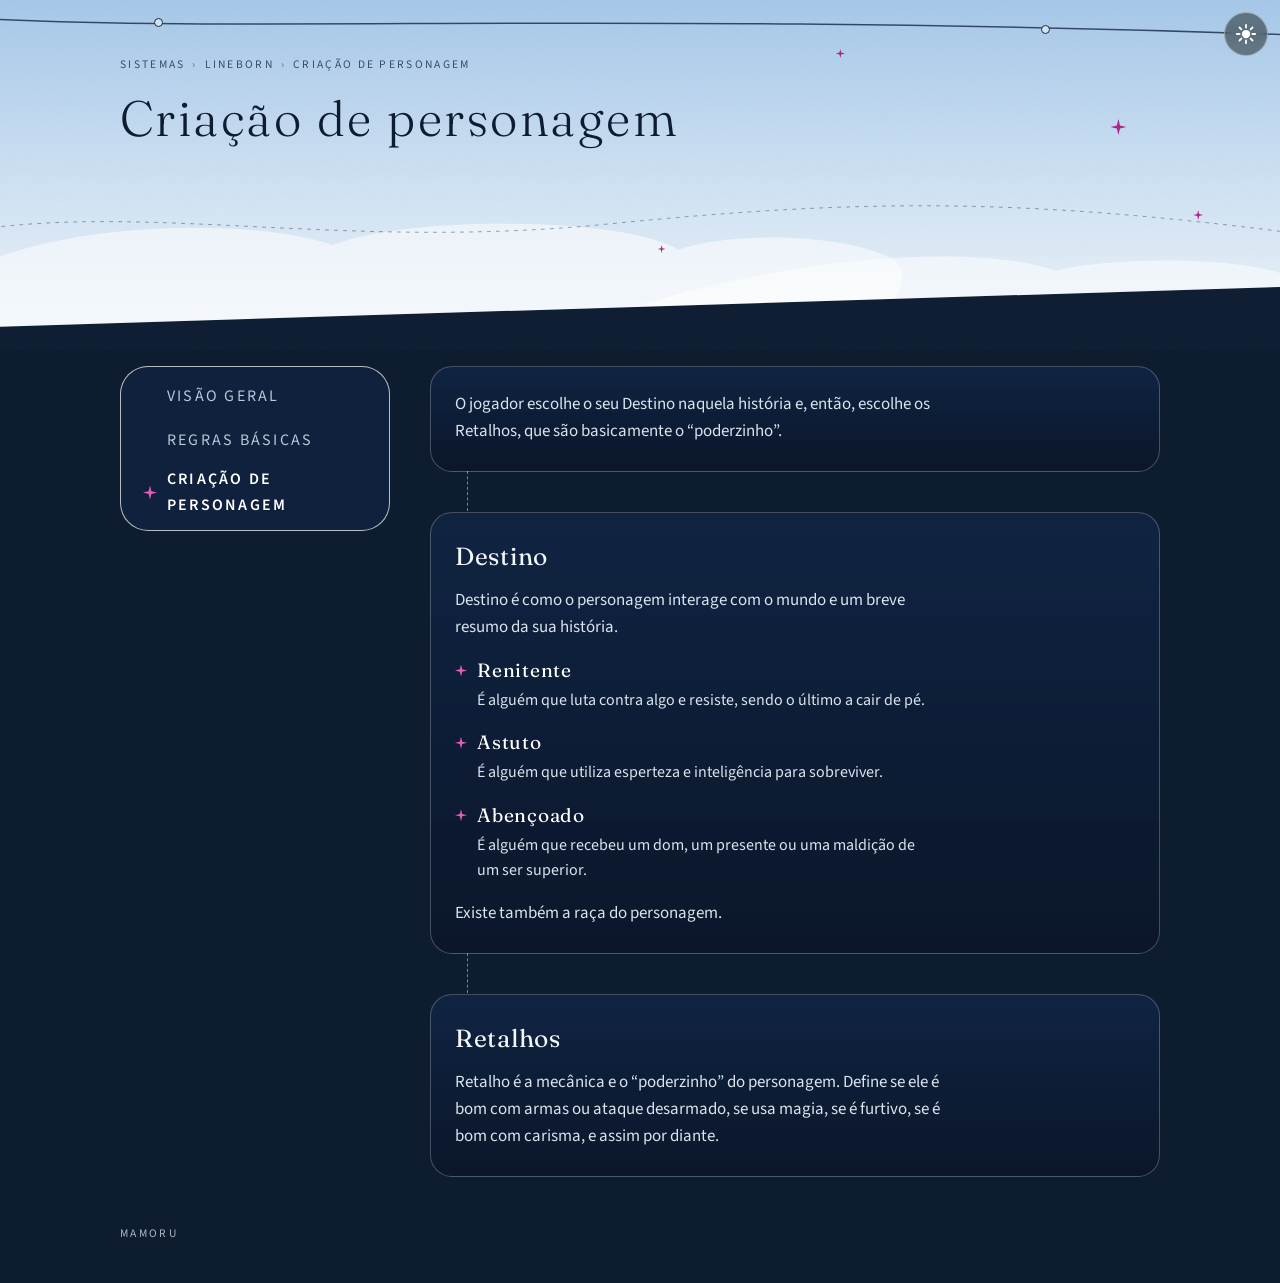
<file: public/sistemas/lineborn/personagem/index.html>
<!DOCTYPE html>
<html lang="pt-BR">
<head>
  <meta charset="UTF-8">
  <meta name="viewport" content="width=device-width, initial-scale=1, viewport-fit=cover">
  <title>Criação de personagem · Lineborn</title>
  <meta name="description" content="Lineborn: Criação de personagem.">
  <link rel="stylesheet" href="../../../css/lineborn.css">
</head>
<body>

  <header class="l-hero">
    <nav class="l-topo" aria-label="Você está em">
      <a href="../../../#sistemas">Sistemas</a><span class="sep">&rsaquo;</span><a href="../">Lineborn</a><span class="sep">&rsaquo;</span>Criação de personagem
    </nav>
    <div class="l-capa">
      <h1>Criação de personagem</h1>
    </div>
  </header>

  <div class="l-pagina">
    <div class="l-layout">

      <nav class="l-menu" aria-label="Seções do Lineborn">
        <a class="l-item" href="../">Visão geral</a>
        <a class="l-item" href="../regras/">Regras básicas</a>
        <a class="l-item" aria-current="page" href="./">Criação de personagem</a>
      </nav>

      <main>
        <section class="l-cards">
          <article class="l-card">
            <p>O jogador escolhe o seu Destino naquela história e, então, escolhe os Retalhos, que são basicamente o &ldquo;poderzinho&rdquo;.</p>
          </article>
          <article class="l-card" id="destino">
            <h2>Destino</h2>
            <p>Destino é como o personagem interage com o mundo e um breve resumo da sua história.</p>
            <dl class="l-lista">
              <div><dt>Renitente</dt><dd>É alguém que luta contra algo e resiste, sendo o último a cair de pé.</dd></div>
              <div><dt>Astuto</dt><dd>É alguém que utiliza esperteza e inteligência para sobreviver.</dd></div>
              <div><dt>Abençoado</dt><dd>É alguém que recebeu um dom, um presente ou uma maldição de um ser superior.</dd></div>
            </dl>
            <p>Existe também a raça do personagem.</p>
          </article>
          <article class="l-card" id="retalhos">
            <h2>Retalhos</h2>
            <p>Retalho é a mecânica e o &ldquo;poderzinho&rdquo; do personagem. Define se ele é bom com armas ou ataque desarmado, se usa magia, se é furtivo, se é bom com carisma, e assim por diante.</p>
          </article>
        </section>
      </main>

    </div>
    <footer class="l-rodape">Mamoru</footer>
  </div>

<script src="../../../js/tema.js" defer></script>
<script src="../../../js/lineborn-ceu.js" defer></script>
</body>
</html>
</file>
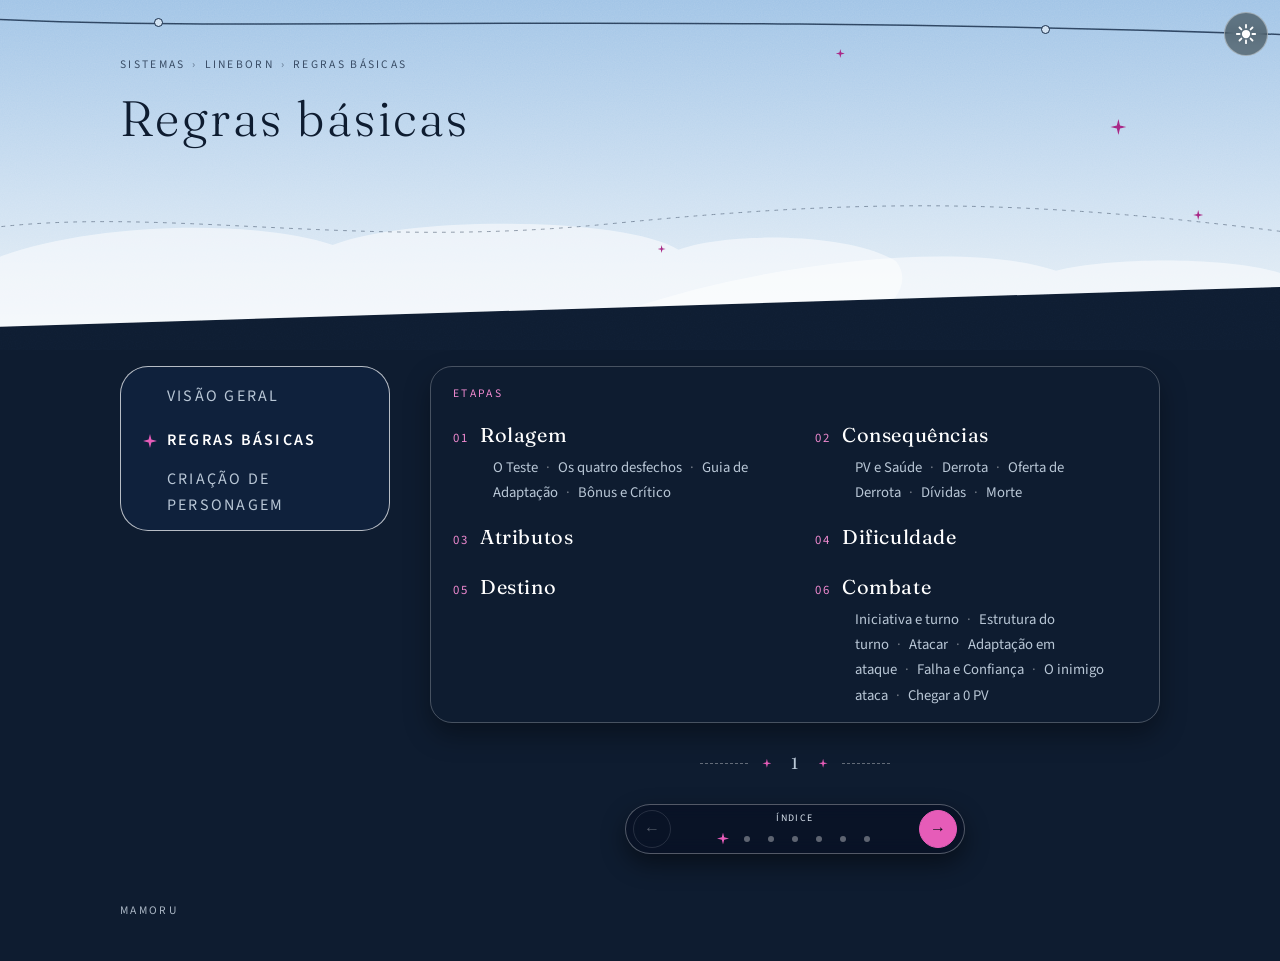
<file: public/sistemas/lineborn/regras/index.html>
<!DOCTYPE html>
<html lang="pt-BR">
<head>
  <meta charset="UTF-8">
  <meta name="viewport" content="width=device-width, initial-scale=1, viewport-fit=cover">
  <title>Regras básicas · Lineborn</title>
  <meta name="description" content="Lineborn: Regras básicas.">
  <link rel="stylesheet" href="../../../css/lineborn.css">
</head>
<body>

  <header class="l-hero">
    <nav class="l-topo" aria-label="Você está em">
      <a href="../../../#sistemas">Sistemas</a><span class="sep">&rsaquo;</span><a href="../">Lineborn</a><span class="sep">&rsaquo;</span>Regras básicas
    </nav>
    <div class="l-capa">
      <h1>Regras básicas</h1>
    </div>
  </header>

  <div class="l-pagina">
    <div class="l-layout">

      <nav class="l-menu" aria-label="Seções do Lineborn">
        <a class="l-item" href="../">Visão geral</a>
        <a class="l-item" aria-current="page" href="./">Regras básicas</a>
        <a class="l-item" href="../personagem/">Criação de personagem</a>
      </nav>

      <main>

        <nav class="l-indice" aria-label="Etapas desta página">
          <span class="rotulo">Etapas</span>
          <div class="et">
            <a class="tit" href="#rolagem"><span>01</span>Rolagem</a>
            <p class="sub"><a href="#teste">O Teste</a><a href="#desfechos">Os quatro desfechos</a><a href="#adaptacao">Guia de Adaptação</a><a href="#bonus-critico">Bônus e Crítico</a></p>
          </div>
          <div class="et">
            <a class="tit" href="#consequencias"><span>02</span>Consequências</a>
            <p class="sub"><a href="#pv">PV e Saúde</a><a href="#derrota">Derrota</a><a href="#oferta">Oferta de Derrota</a><a href="#dividas">Dívidas</a><a href="#morte">Morte</a></p>
          </div>
          <div class="et">
            <a class="tit" href="#atributos-etapa"><span>03</span>Atributos</a>
          </div>
          <div class="et">
            <a class="tit" href="#dificuldade"><span>04</span>Dificuldade</a>
          </div>
          <div class="et">
            <a class="tit" href="#destino-etapa"><span>05</span>Destino</a>
          </div>
          <div class="et">
            <a class="tit" href="#combate"><span>06</span>Combate</a>
            <p class="sub"><a href="#iniciativa">Iniciativa e turno</a><a href="#turno">Estrutura do turno</a><a href="#atacar">Atacar</a><a href="#adaptacao-ataque">Adaptação em ataque</a><a href="#confianca">Falha e Confiança</a><a href="#inimigo">O inimigo ataca</a><a href="#zero-pv">Chegar a 0 PV</a></p>
          </div>
        </nav>

        <!-- ================= ETAPA 1: ROLAGEM ================= -->
        <div class="l-etapa" id="rolagem">
          <span class="ordem" aria-hidden="true">01</span>
          <div><span class="rotulo">Etapa 1</span><h2>Rolagem</h2></div>
        </div>

        <section class="l-cards" aria-label="Rolagem">

          <article class="l-card" id="teste">
            <h2>O Teste</h2>
            <p>Quando o resultado de uma ação é incerto e importa, o jogador faz um <strong>Teste</strong>.</p>
            <ol>
              <li>Lança <strong>3d6</strong>: dois <strong>verdes</strong> (dados normais) e um <strong>azul</strong> (dado de Adaptação).</li>
              <li><strong>Escolhe 2 dos 3 dados</strong> e soma os valores.</li>
              <li>Soma o <strong>Atributo</strong> relacionado à ação (Corpo, Agilidade, Intelecto ou Vontade) e eventuais bônus.</li>
              <li>Compara com a <strong>CD</strong> (Classe de Dificuldade) definida pelo mestre.</li>
            </ol>
            <div class="l-nota"><p>A escolha dos dados é feita <strong>depois da rolagem</strong>. É isso que dá ao jogador o poder de moldar o resultado.</p></div>
            <p>Teste a rolagem aqui mesmo: informe o bônus, lance os dados e toque em dois dos três.</p>
            <div class="l-dados" id="dados">
              <h4>Lançador de dados</h4>
              <div class="linha"><span class="rot">Seu bônus</span>
                <div class="passos"><button type="button" class="menos" aria-label="Diminuir bônus">&minus;</button><output aria-live="polite">2</output><button type="button" class="mais" aria-label="Aumentar bônus">+</button></div>
              </div>
              <button type="button" class="rolar">Lançar dados</button>
              <div class="mesa"></div>
              <p class="dica">Os dados aparecem aqui.</p>
              <div class="res" hidden aria-live="polite"></div>
            </div>
          </article>

          <article class="l-card" id="desfechos">
            <h2>Os quatro desfechos</h2>
            <div class="l-grid">
              <div class="l-bloco verde simb"><svg class="simbolo" viewBox="0 0 64 24" aria-hidden="true"><path d="M2 19 C22 19 30 7 48 7" fill="none" stroke="currentColor" stroke-width="1.5" stroke-linecap="round"/><path d="M56 1 L58 5.5 L63 7 L58 8.5 L56 13 L54 8.5 L49 7 L54 5.5Z" fill="currentColor"/></svg><h4>Realização</h4><p>Os dois verdes alcançam a CD. A ação acontece exatamente como o jogador pretendia.</p></div>
              <div class="l-bloco azul simb"><svg class="simbolo" viewBox="0 0 64 24" aria-hidden="true"><path d="M2 12 H20" fill="none" stroke="currentColor" stroke-width="1.5" stroke-linecap="round"/><path d="M20 12 C30 12 30 4 40 4 H60" fill="none" stroke="currentColor" stroke-width="1.5" stroke-linecap="round"/><path d="M20 12 C30 12 30 20 40 20 H50" fill="none" stroke="currentColor" stroke-width="1.2" stroke-linecap="round" stroke-dasharray="2 4"/><circle cx="61" cy="4" r="2.2" fill="currentColor"/></svg><h4>Adaptação</h4><p>Só funciona usando o azul (um verde + azul). O objetivo não sai como planejado, mas surge um resultado alternativo útil, construído em conversa entre jogador e mestre.</p></div>
              <div class="l-bloco ouro simb"><svg class="simbolo" viewBox="0 0 64 24" aria-hidden="true"><path d="M2 12 H22" fill="none" stroke="currentColor" stroke-width="1.5" stroke-linecap="round"/><circle cx="36" cy="12" r="10" fill="none" stroke="currentColor" stroke-width="1.5" stroke-linecap="round" stroke-dasharray="48 15" transform="rotate(-40 36 12)"/><circle cx="36" cy="12" r="2.4" fill="currentColor"/></svg><h4>Preservação</h4><p>Nenhuma combinação alcança a CD. O jogador pode gastar <strong>1 ponto de Destino</strong> para evitar a consequência da falha.</p></div>
              <div class="l-bloco falha simb"><svg class="simbolo" viewBox="0 0 64 24" aria-hidden="true"><path d="M2 12 H32" fill="none" stroke="currentColor" stroke-width="1.5" stroke-linecap="round"/><path d="M40 12 H46 M52 12 H54" fill="none" stroke="currentColor" stroke-width="1.5" stroke-linecap="round" opacity=".6"/><path d="M33 7 L36 17" fill="none" stroke="currentColor" stroke-width="1.5" stroke-linecap="round"/></svg><h4>Falha com consequência</h4><p>Nenhuma combinação alcança a CD e o Destino não é gasto. O mestre aplica uma consequência.</p></div>
            </div>
            <p>Se os dois verdes alcançam a CD, o resultado é sempre Realização, mesmo que a combinação com o azul também alcance. A Preservação evita a consequência da falha, mas não a transforma em sucesso.</p>
          </article>

          <article class="l-card" id="adaptacao">
            <h2>Guia de Adaptação</h2>
            <p>Adaptação é uma <strong>conversa</strong> entre jogador e mestre. Ela tem duas formas.</p>
            <p><strong>O jogador muda o rumo da ação.</strong> Ele atravessa uma ponte. Na primeira rodada passa sem problemas. Na segunda, a ponte é atacada e o resultado sai em Adaptação: ele não cai, mas se agarra a uma viga e termina a travessia pendurado, em outro ponto.</p>
            <p><strong>O mestre assume a adaptação.</strong> O jogador diz &ldquo;vou pular a janela&rdquo; e o resultado sai em Adaptação. O mestre decide: o personagem pula, mas deixa algo para trás, faz barulho ou cai em um lugar pior.</p>
            <div class="l-nota">
              <p><strong>Princípios para o mestre.</strong></p>
              <ul>
                <li>A ação <strong>continua acontecendo</strong>. Adaptação nunca é &ldquo;não&rdquo;.</li>
                <li>O resultado deve ser <strong>útil e diferente</strong>, nunca punição disfarçada.</li>
                <li>Prefira <strong>complicações e custos</strong> a negar o objetivo.</li>
                <li>Em dúvida, <strong>pergunte ao jogador</strong> o que ele propõe antes de decidir.</li>
              </ul>
            </div>
          </article>

          <article class="l-card" id="bonus-critico">
            <h2>Bônus e Crítico</h2>
            <p><strong>Bônus.</strong> Habilidades, equipamentos e circunstâncias dão +1 a +3. O <strong>total de bônus por rolagem é limitado a +3</strong>, e raramente um bônus isolado passa de +1.</p>
            <p><strong>Crítico.</strong> Quando <strong>dois dados mostram 6</strong> (de qualquer cor), o teste é um Crítico, cerca de 7,4% das vezes.</p>
            <ul>
              <li>Em um teste comum, a ação foi realizada <strong>com perfeição</strong>. Mestre e jogador decidem juntos o que isso rende, forçando a criatividade de ambos.</li>
              <li>Em um <strong>ataque com arma</strong>, o dano é <strong>dobrado</strong>.</li>
            </ul>
          </article>

        </section>

        <!-- ================= ETAPA 2: CONSEQUÊNCIAS ================= -->
        <div class="l-etapa" id="consequencias">
          <span class="ordem" aria-hidden="true">02</span>
          <div><span class="rotulo">Etapa 2</span><h2>Consequências</h2></div>
        </div>

        <section class="l-cards" aria-label="Consequências">

          <article class="l-card" id="pv">
            <h2>PV e Saúde</h2>
            <div class="l-stats">
              <div class="l-stat"><b>10 + Corpo + 5</b><span>PV no nível 1</span></div>
              <div class="l-stat"><b>+ Corpo + 3</b><span>por nível acima do 1º</span></div>
            </div>
            <p><strong>Saúde:</strong> Saudável, Ferido e Crítico. É o estado de saúde do personagem, não uma condição aplicada. O personagem está <strong>Ferido</strong> com metade dos PV ou menos. Ferido não tem efeito próprio: serve de medida para outras regras (&ldquo;se estiver Ferido, sofre isso&rdquo;). Ao chegar a 0 PV, entra em <strong>Estado Crítico</strong>.</p>
            <h3>Recuperação de PV</h3>
            <p>Um <strong>descanso incompleto</strong> (curto, de dia ou num lugar péssimo) recupera <strong>metade dos PV</strong>. Um <strong>descanso completo</strong> (por exemplo, uma noite bem dormida) recupera <strong>todos os PV</strong>. Também há cura por habilidades, magias, poções, itens e outros meios.</p>
          </article>

          <article class="l-card" id="derrota">
            <h2>Derrota</h2>
            <p><strong>Derrota</strong> é um revés significativo na trajetória do personagem. Não vem só de 0 PV: pode ser um fracasso pessoal, narrativo ou uma perda importante. Toda falha de teste tem consequência, mas só acontecimentos significativos marcam Derrota. Perder uma luta mas proteger quem precisava não precisa ser Derrota; vencer uma luta mas deixar a própria seita ser destruída pode ser.</p>
            <div class="l-vagas" role="img" aria-label="Três espaços de Derrota; a partir do terceiro, o personagem pode morrer"><span class="l-vaga">1</span><span class="l-vaga">2</span><span class="l-vaga ultima">3</span></div>
            <p><strong>Três espaços de Derrota.</strong> O personagem pode acumular até três Derrotas. Ao chegar à terceira, a morte deixa de ser só uma ameaça: a partir dali, ele realmente pode morrer.</p>
            <p>Toda Derrota deixa uma <strong>consequência duradoura</strong>: ferimento persistente, dívida ou obrigação, vínculo ou inimigo, alteração espiritual, consequência social. Não é só penalidade numérica: é algo que o personagem precisa enfrentar, compreender, reparar ou superar. Há um único contador de Derrotas; o que varia é a natureza da Derrota.</p>
            <p><strong>Curar uma Derrota</strong> exige ir atrás: se for física, um médico; se for mágica, alguém ligado àquela magia; se for moral, uma subquest. Normalmente a Derrota sai depois de um arco, e o espaço de Derrota fica livre.</p>
          </article>

          <article class="l-card" id="oferta">
            <h2>Oferta de Derrota</h2>
            <p>Sempre que o personagem está prestes a sofrer uma Derrota, o mestre faz a oferta. Ao cair a 0 PV, ela acontece <strong>no momento da queda</strong>. Se o personagem não pede uma oferta, ele se encontra com algo, e o que e como depende do mestre.</p>
            <blockquote class="l-citacao"><p>&ldquo;Você foi derrotado. O fardo foi grande demais para você. Decide encarar seu fracasso de frente ou procura um meio de salvar sua pele, sabendo que um preço será cobrado.&rdquo;</p></blockquote>
            <div class="l-grid">
              <div class="l-bloco falha"><h4>Aceitar a Derrota</h4><p>Marca uma Derrota. O personagem fica fora do combate até a próxima cena. Um aliado o estabiliza e ele fica com <strong>1 PV</strong>.</p></div>
              <div class="l-bloco ouro"><h4>Escapar com uma dívida</h4><p>Não marca a Derrota agora. O personagem volta na hora com <strong>metade dos PV</strong> (arredondando para baixo), recebe uma <strong>ajuda externa muito grande</strong> e segue no combate, mas assume uma dívida sempre alta, nunca gratuita.</p></div>
            </div>
          </article>

          <article class="l-card" id="dividas">
            <h2>Dívidas</h2>
            <p><strong>O que é.</strong> A dívida é a alternativa a aceitar a Derrota. Quando o jogador é derrotado, ele pode encarar a Derrota de frente ou fazer uma dívida: volta com <strong>metade dos PV</strong>, não sofre a Derrota e recebe uma <strong>ajuda externa muito grande</strong>. Em troca, fica em dívida com uma entidade, uma criatura ou algo do tipo.</p>
            <p><strong>De onde ela vem.</strong> A origem é vaga. O mestre pode oferecer a dívida ao jogador. O personagem pode ser devoto de um deus e ganhar uma dívida. Ele também pode estar em um lugar onde uma entidade surge e soma à história.</p>
            <p><strong>Como se paga.</strong> A dívida precisa ser paga de alguma forma. A entidade entra em contato com o jogador pedindo o pagamento. Se ele não pagar, algo vai acontecer com ele em algum momento, porque o destino sempre cobra.</p>
            <p><strong>Como a cobrança chega.</strong> A dívida pode <strong>cobrar depois</strong> (por exemplo, numa luta decisiva surge um inimigo com uma arma diferente, que conhece as técnicas do personagem) ou <strong>gerar uma missão</strong>, a dívida sofrida: a entidade entrega uma missão, cumprida narrativamente, sem perda de Atributo.</p>
            <p><strong>Acúmulo.</strong> Normalmente o personagem tem uma dívida por vez. Uma segunda dívida só é possível com uma entidade maligna, porque as entidades benignas não cobram duas dívidas. Quem acumula mais de uma fica com fama de mau devedor, o que traz algo muito pior.</p>
            <div class="l-nota ouro"><p><strong>Sobre as dívidas.</strong> Dependem do mestre: jogadores diferentes atraem entidades diferentes. Quem clama por um deus tem o desejo atendido, mas fica em dívida e deve um favor. Quem clama a qualquer um paga justamente quando menos espera. A dívida não é punitiva por si: só pesa se o personagem se recusar a cumpri-la. Dívidas com entidades malignas pedem coisas horrendas, como matar um inocente. Se o personagem recusa, a cobrança vem: um espadachim que se negou a matar um inocente para um demônio vê, um mês depois, a dívida ser cobrada com sangue.</p></div>
          </article>

          <article class="l-card" id="morte">
            <h2>Morte</h2>
            <div class="l-nota falha"><p>O personagem pode morrer. Com <strong>três Derrotas</strong> não há mais para onde correr: não existe dívida nem ajuda, só o personagem e a sorte. Ao cair a 0 PV, ele faz <strong>um teste de Corpo por turno</strong> (CD 10). <strong>Dois sucessos seguidos</strong> superam a crise e ele sobrevive com 1 PV. <strong>Dois fracassos seguidos</strong> significam morte definitiva. Quem desiste ao cair também pode morrer.</p></div>
          </article>

        </section>

        <!-- ================= ETAPA 3: ATRIBUTOS ================= -->
        <div class="l-etapa" id="atributos-etapa">
          <span class="ordem" aria-hidden="true">03</span>
          <div><span class="rotulo">Etapa 3</span><h2>Atributos</h2></div>
        </div>

        <section class="l-cards" aria-label="Atributos">

          <article class="l-card" id="atributos">
            <h2>Atributos</h2>
            <p>Corpo, Agilidade, Intelecto e Vontade são <strong>números somados</strong> ao teste.</p>
            <div class="l-stats">
              <div class="l-stat"><b>2, 1, 1, 1</b><span>distribuição no nível 1</span></div>
              <div class="l-stat"><b>+1 em dois</b><span>níveis 5, 10 e 15</span></div>
              <div class="l-stat"><b>+5</b><span>teto de Atributo</span></div>
              <div class="l-stat"><b>15</b><span>nível máximo</span></div>
            </div>
          </article>

        </section>

        <!-- ================= ETAPA 4: DIFICULDADE ================= -->
        <div class="l-etapa" id="dificuldade">
          <span class="ordem" aria-hidden="true">04</span>
          <div><span class="rotulo">Etapa 4</span><h2>Dificuldade</h2></div>
        </div>

        <section class="l-cards" aria-label="Dificuldade">

          <article class="l-card" id="cds">
            <h2>Classes de Dificuldade</h2>
            <div class="l-rolagem"><table class="l-tabela">
              <thead><tr><th>CD</th><th>Dificuldade</th></tr></thead>
              <tbody>
                <tr><td>8</td><td>Fácil</td></tr>
                <tr><td>10</td><td>Moderada</td></tr>
                <tr><td>12</td><td>Difícil</td></tr>
                <tr><td>14</td><td>Muito difícil (níveis altos)</td></tr>
                <tr><td>16</td><td>Extrema (níveis altos)</td></tr>
              </tbody>
            </table></div>
            <p>No combate, a <strong>Defesa</strong> do alvo é a CD do ataque, e varia de inimigo para inimigo.</p>
          </article>

        </section>

        <!-- ================= ETAPA 5: DESTINO ================= -->
        <div class="l-etapa" id="destino-etapa">
          <span class="ordem" aria-hidden="true">05</span>
          <div><span class="rotulo">Etapa 5</span><h2>Destino</h2></div>
        </div>

        <section class="l-cards" aria-label="Destino">

          <article class="l-card" id="destino">
            <h2>Destino</h2>
            <div class="l-stats">
              <div class="l-stat"><b>10</b><span>pontos de Destino</span></div>
              <div class="l-stat"><b>+10</b><span>descanso completo</span></div>
              <div class="l-stat"><b>+5</b><span>descanso incompleto</span></div>
            </div>
            <p>Usos: habilidades de Destino, habilidades de ascensão e <strong>Preservação</strong> (1 ponto).</p>
            <div class="l-nota ouro"><p>O Destino é também o <strong>Tema</strong> do personagem. A habilidade de Destino segue as regras de sempre, mas <strong>não tem nome predefinido</strong>: o jogador escolhe o nome e descreve como ela se manifesta.</p></div>
          </article>

        </section>

        <!-- ================= ETAPA 6: COMBATE ================= -->
        <div class="l-etapa" id="combate">
          <span class="ordem" aria-hidden="true">06</span>
          <div><span class="rotulo">Etapa 6</span><h2>Combate</h2><p>Mesmo teste, mesma lógica. O que muda é o que a Realização, a Adaptação e a falha rendem numa luta.</p></div>
        </div>

        <section class="l-cards" aria-label="Combate">

          <article class="l-card" id="iniciativa">
            <h2>Iniciativa e turno</h2>
            <ul>
              <li><strong>Iniciativa:</strong> cada combatente rola <span class="l-mono">1d6 + Agilidade</span>. A ordem vai do maior para o menor.</li>
              <li>Habilidades podem alterar a Iniciativa (ex.: Trapaça).</li>
              <li>A estrutura do turno está logo a seguir.</li>
            </ul>
          </article>

          <article class="l-card" id="turno">
            <h2>Estrutura do turno</h2>
            <p>A ordem vem da Iniciativa (<span class="l-mono">1d6 + Agilidade</span>, do maior para o menor). Em cada turno o personagem tem:</p>
            <div class="l-grid tres">
              <div class="l-bloco"><h4>Ação principal</h4><p>Atacar ou usar uma habilidade. Pode ser gasta para fazer uma ação de movimento.</p></div>
              <div class="l-bloco verde"><h4>Ação de movimento</h4><p>Se mover, sacar um item, escalar, pular, consumir um consumível.</p></div>
              <div class="l-bloco ouro"><h4>Reação</h4><p>Ativada por alguma habilidade, como levantar o escudo ou contra-magia.</p></div>
            </div>
          </article>

          <article class="l-card" id="atacar">
            <h2>Atacar</h2>
            <p>O ataque usa o mesmo <a href="#teste">Teste</a>, contra a <strong>Defesa</strong> do alvo. A Defesa é a CD do ataque e varia de inimigo para inimigo.</p>
            <div class="l-stats">
              <div class="l-stat"><b>3</b><span>dano, arma de uma mão</span></div>
              <div class="l-stat"><b>7</b><span>dano, arma de duas mãos</span></div>
              <div class="l-stat"><b>×2</b><span>dano em Crítico</span></div>
            </div>
            <p><strong>Duas armas:</strong> soma os danos e custa a ação de movimento. Não custa nada se uma delas for leve.</p>
          </article>

          <article class="l-card" id="adaptacao-ataque">
            <h2>Adaptação em ataque</h2>
            <p>A Adaptação não causa dano, mas o jogador faz uma <strong>ação de movimento alternativa</strong>: se mover, sacar um item, escalar, pular ou consumir um consumível. Consumir um consumível é uma ação de movimento.</p>
          </article>

          <article class="l-card" id="confianca">
            <h2>Falha e Confiança</h2>
            <p>Quando o jogador falha num teste de ataque, o inimigo ganha <strong>+1 de Confiança</strong> no ataque.</p>
            <div class="l-escala" role="img" aria-label="Confiança de 0 a 5"><i class="no ini"></i><i class="no">1</i><i class="no">2</i><i class="no">3</i><i class="no">4</i><i class="no fim">5</i><span>acumula até +5</span></div>
            <ul>
              <li>A Confiança <strong>soma entre todos os jogadores</strong>.</li>
              <li>O mestre usa <strong>tudo de uma vez</strong>, quando quiser.</li>
            </ul>
          </article>

          <article class="l-card" id="inimigo">
            <h2>O inimigo ataca</h2>
            <p>O inimigo rola <strong>2d6 ou 3d6</strong> contra a <strong>Defesa do jogador</strong> e acerta se passar. O jogador não rola defesa.</p>
            <div class="l-nota"><p><strong>Defesa do jogador</strong> = armadura + Agilidade (quando couber).</p></div>
          </article>

          <article class="l-card" id="zero-pv">
            <h2>Chegar a 0 PV</h2>
            <p>Ao cair a 0 PV acontece a <strong>Oferta de Derrota</strong> (ver <a href="#oferta">Oferta de Derrota</a>).</p>
          </article>

        </section>

      </main>

    </div>
    <footer class="l-rodape">Mamoru</footer>
  </div>

<script src="../../../js/tema.js" defer></script>
<script src="../../../js/lineborn-ceu.js" defer></script>
<script src="../../../js/lineborn-dados.js" defer></script>
<script src="../../../js/lineborn-revela.js" defer></script>
<script src="../../../js/lineborn-livro.js" defer></script>
</body>
</html>
</file>
<file: public/css/base.css>
/* ==========================================================
   base.css — o que é comum a TODAS as páginas do site
   (cores neutras, tipografia, layout geral, cabeçalho, rodapé).
   Cada mundo/sistema tem o seu próprio CSS por cima disto.
   ========================================================== */
@import url('https://fonts.googleapis.com/css2?family=Barlow+Condensed:wght@500;600&family=Fraunces:opsz,wght@9..144,300;9..144,500;9..144,700&family=Source+Sans+3:wght@400;600&family=Space+Mono:wght@400;700&display=swap');

/* ---------- cores e fontes ---------- */
:root{
  --bg:#f3f1ec; --surface:#ffffff; --surface2:#ece9e2;
  --fg:#1b1a17; --fg-dim:#5b574e; --border:#ddd8cd;
  --font-display:'Fraunces', Georgia, serif;
  --font-body:'Source Sans 3', system-ui, sans-serif;
  --font-mono:'Space Mono', ui-monospace, monospace;
}
@media (prefers-color-scheme: dark){
  :root:not([data-theme="light"]){
    --bg:#141311; --surface:#1d1c19; --surface2:#242320;
    --fg:#ece8df; --fg-dim:#a39d8e; --border:#38352e;
    color-scheme: dark;
  }
}
:root[data-theme="dark"]{
  --bg:#141311; --surface:#1d1c19; --surface2:#242320;
  --fg:#ece8df; --fg-dim:#a39d8e; --border:#38352e;
  color-scheme: dark;
}

/* ---------- base ---------- */
*{ box-sizing:border-box; }
html{ -webkit-text-size-adjust:100%; }
body{
  margin:0; background:var(--bg); color:var(--fg);
  font-family:var(--font-body); line-height:1.55;
}
.container{ max-width:640px; margin-inline:auto; padding-inline:16px; }

/* ---------- cabeçalho e rodapé do site ---------- */
.site-header{
  display:flex; align-items:center; justify-content:space-between;
  padding-block:18px 10px;
  padding-top:calc(18px + env(safe-area-inset-top, 0px));
}
.wordmark{
  font-family:var(--font-mono); font-size:.8rem; font-weight:700;
  letter-spacing:.16em; text-transform:uppercase;
  color:var(--fg); text-decoration:none;
}
.site-footer{
  padding-block:24px;
  padding-bottom:calc(24px + env(safe-area-inset-bottom, 0px));
  color:var(--fg-dim); font-family:var(--font-mono); font-size:.72rem;
  letter-spacing:.1em; text-transform:uppercase; text-align:center;
}
</file>
<file: public/css/home.css>
/* ==========================================================
   home.css — a página inicial (cards de mundos e sistemas)
   Estrutura dos cards + a personalidade de cada um.
   Os desenhos (paisagens, animações) ficam em img/cards/*.svg.
   ========================================================== */

/* ---------- títulos de seção ---------- */
.secao-titulo{
  display:flex; align-items:center; gap:14px; margin:26px 0 16px;
  font-family:var(--font-display); font-weight:500; font-size:1.7rem;
  letter-spacing:.02em; color:var(--fg);
}
.secao-titulo::after{ content:''; flex:1; border-top:1px solid var(--border); }
.secao--sistemas .secao-titulo{ margin-top:4px; }
.secao--sistemas .secao-titulo::after{ border-top-style:dashed; }

/* ---------- cards ---------- */
.cartas{ display:grid; gap:16px; padding-bottom:32px; }

.mundo{
  position:relative; display:block; min-height:380px;
  border-radius:18px; overflow:hidden; isolation:isolate;
  color:var(--m-ink); text-decoration:none; background:var(--m-sky);
  transition:transform .2s ease;
}
a.mundo:hover{ transform:translateY(-2px); }
.mundo:focus-visible{ outline:3px solid var(--m-accent); outline-offset:3px; }

.mundo .arte{ position:absolute; left:0; bottom:0; width:100%; height:var(--arte-h,46%); z-index:0; }
.mundo-texto{ position:relative; z-index:2; padding:22px 22px 0; }
.mundo-kicker{
  display:block; margin-bottom:8px; font-family:var(--font-mono); font-size:.72rem;
  letter-spacing:.14em; text-transform:uppercase; color:var(--m-accent);
}
.mundo h2{
  margin:0 0 10px; font-family:var(--m-display); font-weight:700;
  font-size:2.6rem; line-height:1.05; text-wrap:balance;
}
.mundo p{ margin:0; max-width:34em; font-size:.98rem; color:var(--m-ink-dim); }
.mundo-entrar{
  position:absolute; left:22px; bottom:18px; z-index:2;
  font-family:var(--font-mono); font-size:.78rem; letter-spacing:.12em;
  text-transform:uppercase; color:var(--m-ink); font-weight:700;
}
@media (min-width:560px){ .mundo{ min-height:340px; } }

/* ---------- Sutaara: a luz pulsa ---------- */
.mundo[data-mundo="sutaara"]{
  --m-accent:#8fd1a4; --m-ink:#f4f1e6; --m-ink-dim:#cfd8c6; --m-display:'Fraunces', Georgia, serif;
  --m-sky:linear-gradient(180deg,#0f2a1e 0%,#1f5139 55%,#3f7a54 100%); --arte-h:56%;
}
.mundo[data-mundo="sutaara"]::after{
  content:''; position:absolute; inset:0; z-index:1; pointer-events:none;
  background:radial-gradient(circle at 78% 22%, rgba(255,226,150,.30), transparent 55%);
  animation:pulsar 6s ease-in-out infinite;
}
@keyframes pulsar{ 0%,100%{ opacity:.5; } 50%{ opacity:1; } }

/* ---------- Relic: castelo e selo que gira ---------- */
.mundo[data-mundo="relic"]{
  --m-accent:#8db8f2; --m-ink:#eaf1fb; --m-ink-dim:#b9c9e0; --m-display:'Fraunces', Georgia, serif;
  --m-sky:linear-gradient(180deg,#0a1a33 0%,#14325e 55%,#2161ae 100%); --arte-h:52%;
}
.mundo[data-mundo="relic"] h2{ font-weight:500; text-transform:uppercase; letter-spacing:.12em; font-size:2.1rem; }
.mundo[data-mundo="relic"]::before,
.mundo[data-mundo="relic"]::after{ /* dois anéis tracejados, um para cada lado */
  content:''; position:absolute; z-index:1; pointer-events:none; border-radius:50%;
  border:2px dashed var(--m-accent);
}
.mundo[data-mundo="relic"]::after{ right:18px; top:18px; width:64px; height:64px; opacity:.5; animation:giro 60s linear infinite; }
.mundo[data-mundo="relic"]::before{ right:30px; top:30px; width:40px; height:40px; border-width:1.5px; opacity:.4; animation:giro 40s linear infinite reverse; }
@keyframes giro{ to{ transform:rotate(360deg); } }

/* ---------- Lock: industrial, brasa que respira ---------- */
.mundo[data-mundo="lock"]{
  --m-accent:#e0705f; --m-ink:#e6e3df; --m-ink-dim:#aeaaa5; --m-display:'Barlow Condensed','Arial Narrow',sans-serif;
  --m-sky:linear-gradient(180deg,#26282b 0%,#47494d 55%,#6b3a36 100%); --arte-h:52%;
}
.mundo[data-mundo="lock"] h2{ font-weight:600; text-transform:uppercase; letter-spacing:.1em; font-size:2.8rem; }
.mundo[data-mundo="lock"]::after{
  content:''; position:absolute; inset:0; z-index:1; pointer-events:none;
  background:linear-gradient(to top, rgba(170,60,50,.28), transparent 45%);
  animation:brasa 7s ease-in-out infinite;
}
@keyframes brasa{ 0%,100%{ opacity:.55; } 50%{ opacity:1; } }

/* ---------- Lineborn: céu cobalto, fios e estrelas ---------- */
.mundo[data-mundo="lineborn"]{
  --m-accent:#E65CB8; --m-ink:#f4f7fa; --m-ink-dim:#b9c7d6; --m-display:'Fraunces', Georgia, serif;
  --m-sky:linear-gradient(180deg,#091226 0%,#13305e 55%,#25688a 100%);
}
.mundo[data-mundo="lineborn"] .arte{ inset:0; height:100%; }
.mundo[data-mundo="lineborn"] h2{ font-weight:300; letter-spacing:.07em; font-size:2.6rem; }
.mundo[data-mundo="lineborn"] .mundo-kicker{ letter-spacing:.2em; }
.mundo[data-mundo="lineborn"]::before,
.mundo[data-mundo="lineborn"]::after{ /* as estrelas: 2 em cada, com ritmos diferentes */
  content:''; position:absolute; inset:0; z-index:1; pointer-events:none; background-repeat:no-repeat;
  background-image:url('[data-uri]'),url('[data-uri]');
  animation:brilho 4.5s ease-in-out infinite;
}
.mundo[data-mundo="lineborn"]::before{ background-size:16px,10px; background-position:right 14% top 12%, right 7% top 62%; }
.mundo[data-mundo="lineborn"]::after{ background-size:9px,8px; background-position:right 26% top 80%, right 46% top 6%; animation-duration:6s; animation-delay:-2s; }
@keyframes brilho{ 0%,100%{ opacity:.7; } 50%{ opacity:1; } }

/* ---------- quem prefere menos movimento ---------- */
@media (prefers-reduced-motion:reduce){
  .mundo{ transition:none; }
  .mundo::before,.mundo::after{ animation:none !important; }
}

/* Evolução editorial: preserva a arte SVG, as cores e animações originais. */
html{scroll-behavior:smooth}
body{background:var(--bg);background-image:radial-gradient(ellipse 75% 30% at 50% 0%,rgba(139,127,101,.075),transparent)}
.container{max-width:1180px;padding-inline:clamp(18px,4vw,64px)}
.site-header{padding-block:26px 20px;border-bottom:1px solid var(--border);gap:20px}
.wordmark{font-size:1rem;letter-spacing:.22em}.wordmark-dot{color:#b68c65;margin-left:7px;font-size:.85rem}
.home-nav{display:flex;gap:clamp(15px,3vw,35px)}.home-nav a{font-family:var(--font-mono);text-decoration:none;color:var(--fg-dim);font-size:.7rem;text-transform:uppercase;letter-spacing:.1em;transition:color .25s}.home-nav a:hover{color:var(--fg)}
.home-intro{position:relative;overflow:hidden;padding:clamp(64px,9vw,122px) 0 clamp(64px,8vw,110px);border-bottom:1px solid var(--border)}
.intro-eyebrow,.secao-num{font-family:var(--font-mono);font-size:.68rem;letter-spacing:.15em;text-transform:uppercase;color:var(--fg-dim)}.intro-spark{color:#b68c65;font-size:1rem;margin-right:9px}.intro-rule{display:inline-block;width:28px;border-top:1px solid var(--border);vertical-align:middle;margin:0 10px}
.home-intro h1{font-family:var(--font-display);font-weight:500;font-size:clamp(2.7rem,6.3vw,6rem);letter-spacing:-.045em;line-height:1.12;margin:23px 0 21px;max-width:920px}.home-intro h1 em{font-weight:300;color:#ad866a}
.home-intro p{max-width:520px;font-size:clamp(1rem,1.6vw,1.2rem);color:var(--fg-dim);margin:0 0 33px}.intro-scroll{display:inline-flex;gap:12px;align-items:center;color:var(--fg);text-decoration:none;font-family:var(--font-mono);font-size:.72rem;text-transform:uppercase;letter-spacing:.08em}.intro-scroll-icon{display:grid;place-items:center;width:32px;height:32px;border:1px solid var(--border);border-radius:50%;transition:transform .3s,background .3s}.intro-scroll:hover .intro-scroll-icon{transform:translateY(5px);background:var(--surface2)}.intro-ornament{position:absolute;right:5%;top:16%;font-size:clamp(150px,23vw,340px);line-height:1;color:var(--fg);opacity:.035;pointer-events:none;animation:introFloat 11s ease-in-out infinite}
.secao{padding-top:clamp(45px,6vw,82px)}.secao--sistemas{padding-top:10px}.secao-heading{display:flex;align-items:end;justify-content:space-between;gap:16px;margin-bottom:24px}.secao-titulo{font-size:clamp(2rem,3.4vw,3.2rem);margin:8px 0 0;line-height:1.1;letter-spacing:-.035em}.secao-titulo::after{display:none}.heading-count{font-family:var(--font-mono);font-size:.65rem;vertical-align:top;color:var(--fg-dim);letter-spacing:0;margin-left:8px}.secao-aside{color:var(--fg-dim);font-size:.9rem;padding-bottom:6px}
.cartas{grid-template-columns:repeat(12,minmax(0,1fr));gap:18px;padding-bottom:56px}
.mundo{grid-column:span 4;min-height:520px;border-radius:15px;box-shadow:0 10px 25px rgba(0,0,0,.06),0 2px 4px rgba(0,0,0,.08);border:1px solid rgba(255,255,255,.11);transition:transform .45s cubic-bezier(.2,.8,.2,1),box-shadow .45s ease;will-change:transform}
.mundo:hover{transform:translateY(-9px);box-shadow:0 26px 55px rgba(0,0,0,.19)}
.mundo::selection{background:var(--m-accent)}.mundo .arte{height:var(--arte-h,53%);object-fit:fill;transform:scale(1.01);transform-origin:bottom;transition:transform .8s cubic-bezier(.2,.8,.2,1);pointer-events:none}.mundo:hover .arte{transform:scale(1.075)}
.mundo-texto{padding:clamp(24px,2.5vw,35px) clamp(22px,2.5vw,32px) 0}.mundo-kicker{font-size:.66rem;letter-spacing:.18em;margin-bottom:12px}.mundo h2{font-size:clamp(2.4rem,3.5vw,3.8rem);margin-bottom:16px;line-height:1}.mundo p{font-size:1rem;line-height:1.55;max-width:28em}.mundo-entrar{left:clamp(22px,2.5vw,32px);bottom:25px;display:flex;align-items:center;gap:12px;font-size:.69rem;transition:gap .3s}.mundo:hover .mundo-entrar{gap:22px}.mundo-entrar span{font-size:1.1rem}
.mundo[data-mundo="sutaara"]{--arte-h:49%}.mundo[data-mundo="relic"]{--arte-h:49%}.mundo[data-mundo="lock"]{--arte-h:49%}
.mundo[data-mundo="relic"] h2{font-size:clamp(2rem,2.8vw,3.1rem)}.mundo[data-mundo="lock"] h2{font-size:clamp(2.6rem,3.8vw,4.1rem)}
.secao--sistemas .mundo{grid-column:span 12;min-height:400px}.secao--sistemas .mundo-texto{max-width:50%;padding-top:65px}.secao--sistemas .mundo h2{font-size:clamp(3.4rem,6vw,6.5rem)}.secao--sistemas .mundo p{max-width:30em}.secao--sistemas .mundo[data-mundo="lineborn"] .arte{width:100%;height:100%;object-fit:cover;object-position:center}
.site-footer{border-top:1px solid var(--border);display:flex;justify-content:space-between;gap:16px;text-align:left;padding-block:28px 40px}
@keyframes introFloat{50%{transform:translateY(-16px) rotate(9deg)}}
@media(max-width:950px){.mundo{grid-column:span 6;min-height:490px}.mundo:nth-child(3){grid-column:span 12;min-height:380px}.mundo:nth-child(3) .mundo-texto{max-width:55%}.mundo:nth-child(3) .arte{width:100%;height:70%;object-fit:cover}.secao--sistemas .mundo-texto{max-width:62%}}
@media(max-width:650px){.home-intro{padding:66px 0 70px}.intro-ornament{right:-10%;top:25%}.secao-aside{display:none}.cartas{gap:16px}.mundo,.mundo:nth-child(3),.secao--sistemas .mundo{grid-column:span 12;min-height:450px}.mundo:nth-child(3) .mundo-texto,.secao--sistemas .mundo-texto{max-width:none;padding:25px 22px 0}.mundo:nth-child(3) .arte{height:52%}.secao--sistemas .mundo{min-height:480px}.secao--sistemas .mundo h2{font-size:3.1rem}.secao--sistemas .mundo p{max-width:30em}.mundo h2{font-size:2.7rem}.mundo p{font-size:.94rem}.site-footer{font-size:.58rem}.home-nav a{font-size:.62rem}}
@media(prefers-reduced-motion:reduce){html{scroll-behavior:auto}.intro-ornament{animation:none}.mundo,.mundo .arte,.mundo-entrar,.intro-scroll-icon{transition:none}}

/* ============================================================
   DIRECAO ARTISTICA 02: catalogo editorial, fiel ao Mamoru.
   Capas animadas SVG originais, sem alteracao de paletas.
   ============================================================ */
.container{max-width:1250px}
.site-header{padding-block:18px 15px}
.catalog-intro{display:flex;align-items:end;justify-content:space-between;gap:22px;padding:36px 0 24px;border-bottom:1px solid var(--border)}
.catalog-eyebrow{display:block;font:700 .64rem var(--font-mono);letter-spacing:.17em;color:var(--fg-dim);margin-bottom:7px}
.catalog-intro h1{font:500 clamp(2.1rem,4.5vw,4.1rem)/1.06 var(--font-display);letter-spacing:-.045em;margin:0}
.catalog-star{display:inline-block;color:#b68c65;font:400 .42em var(--font-display);vertical-align:top;margin:3px 0 0 15px;animation:catalogTwinkle 5s ease-in-out infinite}
.catalog-intro p{font-size:1rem;color:var(--fg-dim);margin:9px 0 0}
.catalog-shortcut{white-space:nowrap;color:var(--fg);font:700 .68rem var(--font-mono);text-decoration:none;letter-spacing:.04em;padding:12px 0;border-bottom:1px solid var(--border);transition:border-color .2s,transform .2s}
.catalog-shortcut:hover{border-color:var(--fg);transform:translateY(-2px)}
.secao{padding-top:30px}.secao--sistemas{padding-top:4px}
.secao-heading{margin-bottom:18px}.secao-titulo{font-size:clamp(1.75rem,2.8vw,2.65rem);margin:5px 0 0}
.cartas{grid-template-columns:repeat(12,minmax(0,1fr));gap:18px;padding-bottom:38px}
.mundo,.mundo:nth-child(3){grid-column:span 4;min-height:450px;max-height:none;border-radius:26px;box-shadow:0 4px 10px rgba(0,0,0,.09),0 20px 50px rgba(0,0,0,.08);border:1px solid rgba(255,255,255,.15);transform:translateZ(0);transition:transform .5s cubic-bezier(.2,.85,.2,1),box-shadow .5s ease,filter .5s ease}
.mundo:hover{transform:translateY(-8px);box-shadow:0 14px 28px rgba(0,0,0,.13),0 28px 65px rgba(0,0,0,.17)}
.mundo:active{transform:translateY(-3px) scale(.995)}
.mundo .arte,.mundo:nth-child(3) .arte{position:absolute;inset:auto 0 0;width:100%;height:var(--arte-h,46%);object-fit:fill;object-position:bottom;transform:scale(1);transform-origin:50% 100%;filter:saturate(1.05);transition:transform .85s cubic-bezier(.2,.85,.2,1),filter .6s}
.mundo:hover .arte{transform:scale(1.055);filter:saturate(1.13)}
.mundo-texto,.mundo:nth-child(3) .mundo-texto{max-width:none;padding:28px 28px 0}
.mundo h2{font-size:clamp(2.3rem,3vw,3.4rem);margin-bottom:12px}
.mundo p{font-size:.94rem;line-height:1.5;max-width:35ch}
.mundo-entrar{left:28px;bottom:21px;background:rgba(12,15,19,.27);backdrop-filter:blur(9px);-webkit-backdrop-filter:blur(9px);border:1px solid rgba(255,255,255,.2);border-radius:999px;padding:9px 14px;font-size:.66rem;transition:gap .3s,background .3s,transform .3s}
.mundo:hover .mundo-entrar{background:rgba(12,15,19,.42);transform:translateX(3px)}
.mundo[data-mundo="sutaara"]{--arte-h:46%}
.mundo[data-mundo="relic"]{--arte-h:46%}
.mundo[data-mundo="lock"]{--arte-h:46%}
.mundo[data-mundo="lineborn"]{--arte-h:100%}
.mundo[data-mundo="lineborn"]::after{border-radius:inherit}
.secao--sistemas .mundo{grid-column:span 12;min-height:345px;border-radius:26px}
.secao--sistemas .mundo-texto{padding:38px 34px 0;max-width:53%}
.secao--sistemas .mundo h2{font-size:clamp(3rem,5vw,5rem)}
.secao--sistemas .mundo .mundo-entrar{left:34px}
@keyframes catalogTwinkle{0%,100%{opacity:.6;transform:rotate(-8deg) scale(.95)}50%{opacity:1;transform:rotate(9deg) scale(1.18)}}
@media(max-width:960px){.mundo,.mundo:nth-child(3){grid-column:span 6;min-height:440px}.mundo:nth-child(3){grid-column:span 12;min-height:360px}.mundo:nth-child(3) .mundo-texto{max-width:52%}.mundo:nth-child(3) .arte{height:75%}.secao--sistemas .mundo-texto{max-width:62%}}
@media(max-width:620px){.catalog-intro{padding:25px 0 19px;align-items:start}.catalog-intro h1{font-size:2.15rem}.catalog-intro p{font-size:.89rem}.catalog-shortcut{display:none}.secao{padding-top:24px}.cartas{gap:14px;padding-bottom:25px}.mundo,.mundo:nth-child(3),.secao--sistemas .mundo{grid-column:span 12;min-height:415px;border-radius:22px}.mundo:nth-child(3) .mundo-texto,.secao--sistemas .mundo-texto{max-width:none}.mundo:nth-child(3) .arte{height:48%}.mundo-texto,.mundo:nth-child(3) .mundo-texto{padding:24px 23px 0}.mundo p{max-width:38ch}.mundo-entrar{left:23px;bottom:17px}.secao--sistemas .mundo{min-height:430px}.secao--sistemas .mundo-texto{padding:25px 23px 0}.secao--sistemas .mundo .mundo-entrar{left:23px}.secao--sistemas .mundo h2{font-size:3rem}}
@media(prefers-reduced-motion:reduce){.catalog-star{animation:none}.mundo,.mundo .arte,.catalog-shortcut{transition:none}}

/* MOBILE FIRST REFINEMENT — keep the original animated art and palettes. */
@media (hover:none){.mundo:hover{transform:none}.mundo:hover .arte{transform:none}}
@media (max-width:700px){
 html,body{max-width:100%;overflow-x:clip}
 .container{width:100%;max-width:100%;padding-inline:clamp(16px,4.5vw,24px)}
 .site-header{padding-block:15px 12px;gap:12px;flex-wrap:wrap}
 .wordmark{font-size:.78rem;letter-spacing:.10em}
 .home-nav{gap:12px}.home-nav a{font-size:.67rem;letter-spacing:.03em;padding:10px 2px}
 .catalog-intro{padding:22px 0 18px;display:block}
 .catalog-eyebrow{font-size:.59rem;letter-spacing:.09em}
 .catalog-intro h1{font-size:clamp(1.85rem,7.8vw,2.8rem);line-height:1.15}
 .catalog-intro p{font-size:.93rem;line-height:1.45}
 .secao{padding-top:22px}.secao-heading{margin-bottom:14px}
 .secao-titulo{font-size:1.7rem;margin:3px 0 0}
 .secao-aside{display:none}
 .cartas{display:grid;grid-template-columns:minmax(0,1fr);gap:20px;padding-bottom:30px}
 .mundo,.mundo:nth-child(3),.secao--sistemas .mundo{grid-column:1;display:flex;flex-direction:column;min-height:0;height:auto;max-height:none;overflow:hidden;border-radius:24px;transform:none;box-shadow:0 12px 30px rgba(0,0,0,.16)}
 .mundo .arte,.mundo:nth-child(3) .arte,.secao--sistemas .mundo[data-mundo="lineborn"] .arte{position:relative;inset:auto;display:block;order:0;flex:none;width:100%;height:clamp(190px,55vw,260px);object-fit:cover;object-position:center bottom;transform:none;filter:none;z-index:0}
 .mundo-texto,.mundo:nth-child(3) .mundo-texto,.secao--sistemas .mundo-texto{order:1;flex:none;max-width:none;padding:20px 21px 0;position:relative;z-index:3}
 .mundo-kicker{font-size:.66rem;margin-bottom:7px}
 .mundo h2,.secao--sistemas .mundo h2{font-size:clamp(2.05rem,8vw,2.7rem);line-height:1.1;margin:0 0 10px}
 .mundo[data-mundo="relic"] h2{font-size:2rem}
 .mundo p,.secao--sistemas .mundo p{font-size:.94rem;line-height:1.5;max-width:none;margin:0}
 .mundo-entrar,.secao--sistemas .mundo .mundo-entrar{position:relative;order:2;left:auto;bottom:auto;align-self:flex-start;margin:18px 21px 22px;padding:12px 18px;min-height:44px;display:inline-flex;align-items:center;gap:10px;z-index:3;font-size:.72rem;background:rgba(0,0,0,.22)}
 .mundo::before,.mundo::after{z-index:1;pointer-events:none}
 .mundo[data-mundo="relic"]::before,.mundo[data-mundo="relic"]::after{top:16px;right:18px}
 .mundo[data-mundo="relic"]::before{right:30px;top:28px}
 .mundo[data-mundo="lineborn"]::before,.mundo[data-mundo="lineborn"]::after{background-position:right 12% top 12%,right 8% top 35%}
 .secao--sistemas .mundo{min-height:0}
 .site-footer{font-size:.62rem;line-height:1.6}
}
@media(max-width:370px){.container{padding-inline:14px}.home-nav{gap:8px}.mundo .arte,.mundo:nth-child(3) .arte{height:185px}.mundo-texto,.mundo:nth-child(3) .mundo-texto,.secao--sistemas .mundo-texto{padding-inline:17px}.mundo-entrar,.secao--sistemas .mundo .mundo-entrar{margin-inline:17px}}

/* Refinamento: eliminar faixas retas nas transições das capas.
   A arte original permanece animada e recebe apenas uma transição visual. */
@media(max-width:700px){
 .mundo .arte,.mundo:nth-child(3) .arte,.secao--sistemas .mundo[data-mundo="lineborn"] .arte{
   -webkit-mask-image:linear-gradient(to bottom,#000 0%,#000 79%,transparent 100%);
   mask-image:linear-gradient(to bottom,#000 0%,#000 79%,transparent 100%);
   margin-bottom:-22px;
 }
 .mundo-texto,.mundo:nth-child(3) .mundo-texto,.secao--sistemas .mundo-texto{padding-top:28px}
 .mundo[data-mundo="lineborn"]{background:#14305c}
 .mundo[data-mundo="lineborn"] .arte{background:#14305c}
}


/* Mamoru: uma unica lua em Relic, estrelas cobalto/magenta visiveis em Lineborn */
.mundo[data-mundo="relic"]::before,.mundo[data-mundo="relic"]::after,
.mundo[data-mundo="lineborn"]::before,.mundo[data-mundo="lineborn"]::after{content:none!important;display:none!important}
.relic-moon{position:absolute;right:10%;top:16%;width:clamp(70px,9vw,112px);aspect-ratio:1;border-radius:50%;z-index:0;pointer-events:none;overflow:hidden;background:radial-gradient(circle at 28% 26%,#fff9d9 0%,#f5edca 35%,#b5cce0 83%,#86a9c9 100%);box-shadow:0 0 28px 7px rgba(182,208,240,.24),0 0 85px rgba(154,187,232,.13);animation:relic-orbit 42s linear infinite}
.relic-moon-detail{position:absolute;inset:0;border-radius:50%;opacity:.25;background:radial-gradient(ellipse at 27% 55%,#9ba9a3 0 7%,transparent 8%),radial-gradient(ellipse at 65% 38%,#a2a79a 0 11%,transparent 12%),radial-gradient(ellipse at 55% 73%,#879ba8 0 8%,transparent 9%)}
@keyframes relic-orbit{to{transform:rotate(360deg)}}
.lineborn-stars{position:absolute;inset:0;z-index:2;pointer-events:none;overflow:hidden}
.lineborn-stars i{position:absolute;display:block;width:clamp(13px,2vw,25px);aspect-ratio:1;background:#E65CB8;clip-path:polygon(50% 0,61% 39%,100% 50%,61% 61%,50% 100%,39% 61%,0 50%,39% 39%);filter:drop-shadow(0 0 8px currentColor);animation:star-breathe 3.8s ease-in-out infinite;box-shadow:0 0 15px #E65CB8}
.lineborn-stars i:nth-child(1){left:68%;top:16%;width:23px}
.lineborn-stars i:nth-child(2){left:84%;top:30%;width:15px;background:#fff3fb;animation-delay:-1.1s}
.lineborn-stars i:nth-child(3){left:59%;top:51%;width:17px;animation-delay:-2s}
.lineborn-stars i:nth-child(4){left:91%;top:64%;width:24px;animation-delay:-.6s}
.lineborn-stars i:nth-child(5){left:75%;top:78%;width:12px;background:#b7e9ff;animation-delay:-2.9s}
.lineborn-stars i:nth-child(6){left:47%;top:22%;width:11px;animation-delay:-1.7s}
@keyframes star-breathe{0%,100%{opacity:.62;transform:scale(.82) rotate(-8deg)}50%{opacity:1;transform:scale(1.18) rotate(8deg)}}
.mundo[data-mundo="relic"],.mundo[data-mundo="lineborn"]{isolation:isolate}
.mundo[data-mundo="relic"]:hover .relic-moon{box-shadow:0 0 45px 12px rgba(182,208,240,.3),0 0 100px rgba(154,187,232,.17)}
.mundo[data-mundo="lineborn"]:hover .lineborn-stars i{animation-duration:2.7s}
@media(max-width:700px){
 .relic-moon{top:25px;right:9%;width:76px}
 .lineborn-stars{height:clamp(190px,55vw,260px)}
 .lineborn-stars i:nth-child(1){left:65%;top:15%}
 .lineborn-stars i:nth-child(3){left:50%;top:54%}
}
@media(prefers-reduced-motion:reduce){.relic-moon,.lineborn-stars i{animation:none!important}}

/* ajuste: a lua não cobre o texto quando os cards ficam lado a lado */
@media (min-width:701px){ .relic-moon{ top:auto; bottom:30%; right:8%; width:clamp(64px,7vw,96px); } }
</file>
<file: public/css/sutaara.css>
/* ==========================================================
   sutaara.css — personalidade de Sutaara
   Céu pintado, colinas em camadas, nuvens e vida se movendo.
   Depois do céu, a página vira uma wiki de papel.
   Usa as variáveis de base.css.
   ========================================================== */
body.mundo-pagina[data-mundo="sutaara"]{
  /* papel da wiki */
  --s-bg:#f7f2e4; --s-card:#fffaf0; --s-line:#d6c9a6; --s-dot:#3f8a55;
  --s-fg:#1d2b20; --s-dim:#5a5f4c; --s-glow:rgba(240,200,90,.25);
  /* céu (dia) */
  --c1:#7ec0e6; --c2:#b9e0ee; --c3:#f7efc9; --c4:#f8e2b0;
  --sol:rgba(255,246,205,.95); --nuvem:rgba(255,255,255,.88);
  /* colinas, de longe para perto */
  --h1:#a8cfb0; --h1b:#97bda3; --h2:#78b574; --h3:#4f9a62; --hb:#2f7a4b;
  --hero-fg:#15301f; --hero-dim:#2e4c38;
  --t0:#8fbf9a; --t1:#5aa062; --t2:#3a8a55; --sopro:#3fb46f;
  background:var(--s-bg); color:var(--s-fg);
}
@media (prefers-color-scheme: dark){
  :root:not([data-theme="light"]) body.mundo-pagina[data-mundo="sutaara"]{
    --s-bg:#101a1c; --s-card:#17252a; --s-line:#2f4448; --s-dot:#8fd1a4;
    --s-fg:#eef0e4; --s-dim:#a9b8a8; --s-glow:rgba(255,226,150,.14);
    --c1:#1b2a52; --c2:#4a4a86; --c3:#c47a8c; --c4:#f0a874;
    --sol:rgba(255,232,196,.6); --nuvem:rgba(255,206,200,.28);
    --h1:#5b5b8c; --h1b:#4d4d7e; --h2:#2f5a68; --h3:#1f4a4d; --hb:#2f6a5f;
    --hero-fg:#f7f1e2; --hero-dim:#e6dcc8;
    --t0:#4a4a7a; --t1:#27505a; --t2:#1a3f40; --sopro:#9af0b5;
  }
}
:root[data-theme="dark"] body.mundo-pagina[data-mundo="sutaara"]{
  --s-bg:#101a1c; --s-card:#17252a; --s-line:#2f4448; --s-dot:#8fd1a4;
  --s-fg:#eef0e4; --s-dim:#a9b8a8; --s-glow:rgba(255,226,150,.14);
  --c1:#1b2a52; --c2:#4a4a86; --c3:#c47a8c; --c4:#f0a874;
  --sol:rgba(255,232,196,.6); --nuvem:rgba(255,206,200,.28);
  --h1:#5b5b8c; --h1b:#4d4d7e; --h2:#2f5a68; --h3:#1f4a4d; --hb:#2f6a5f;
  --hero-fg:#f7f1e2; --hero-dim:#e6dcc8;
  --t0:#4a4a7a; --t1:#27505a; --t2:#1a3f40; --sopro:#9af0b5;
}

/* ---------- capa pintada ---------- */
.s-hero{
  position:relative; overflow:hidden; isolation:isolate;
  min-height:520px; display:flex; flex-direction:column;
  background:linear-gradient(180deg,var(--c1) 0%,var(--c2) 42%,var(--c3) 76%,var(--c4) 100%);
  color:var(--hero-fg);
}
.s-hero .sol{
  position:absolute; right:-40px; top:70px; width:260px; height:260px; z-index:0;
  background:radial-gradient(circle,var(--sol) 0%,transparent 66%);
  animation:respirar 9s ease-in-out infinite;
}
@keyframes respirar{ 0%,100%{ transform:scale(.94); opacity:.8; } 50%{ transform:scale(1.06); opacity:1; } }

.nuvem{ position:absolute; z-index:0; left:0; width:150px; height:50px; opacity:1;
  animation:deriva linear infinite; will-change:transform; }
.nuvem svg{ width:100%; height:100%; display:block; fill:var(--nuvem); }
.n1{ top:120px; width:170px; animation-duration:95s; animation-delay:-30s; }
.n2{ top:210px; width:120px; animation-duration:70s; animation-delay:-8s; opacity:.8; }
.n3{ top:60px;  width:100px; animation-duration:120s; animation-delay:-70s; opacity:.7; }
@keyframes deriva{ from{ transform:translateX(-220px); } to{ transform:translateX(calc(100vw + 60px)); } }

.particulas{ position:absolute; inset:0; z-index:2; pointer-events:none; overflow:hidden; }
.particulas i{
  position:absolute; bottom:-10px; width:5px; height:5px; border-radius:50%;
  background:#fff7d6; box-shadow:0 0 8px 2px rgba(255,240,170,.8); opacity:0;
  animation:sobe linear infinite;
}
.particulas i:nth-child(1){ left:8%;  animation-duration:16s; animation-delay:-2s; }
.particulas i:nth-child(2){ left:22%; animation-duration:21s; animation-delay:-9s; width:4px; height:4px; }
.particulas i:nth-child(3){ left:38%; animation-duration:18s; animation-delay:-5s; }
.particulas i:nth-child(4){ left:54%; animation-duration:24s; animation-delay:-14s; width:6px; height:6px; }
.particulas i:nth-child(5){ left:68%; animation-duration:19s; animation-delay:-11s; width:4px; height:4px; }
.particulas i:nth-child(6){ left:81%; animation-duration:22s; animation-delay:-3s; }
.particulas i:nth-child(7){ left:92%; animation-duration:17s; animation-delay:-7s; width:4px; height:4px; }
@keyframes sobe{
  0%{ transform:translate(0,0); opacity:0; }
  12%{ opacity:.9; }
  50%{ transform:translate(16px,-190px); }
  85%{ opacity:.7; }
  100%{ transform:translate(-10px,-380px); opacity:0; }
}

.topo{ position:relative; z-index:3; width:100%; max-width:640px; margin-inline:auto; padding-inline:16px;
  padding-block:18px 6px; padding-top:calc(18px + env(safe-area-inset-top,0px));
  font-family:var(--font-mono); font-size:.74rem; letter-spacing:.12em; text-transform:uppercase; color:var(--hero-dim); }
.topo a{ color:var(--hero-dim); text-decoration:none; }
.topo a:hover{ color:var(--hero-fg); text-decoration:underline; text-underline-offset:4px; }
.topo .sep{ opacity:.6; padding-inline:.35em; }

.s-capa{ position:relative; z-index:3; width:100%; max-width:640px; margin-inline:auto; padding:30px 16px 0; }
.s-capa h1{ font-family:var(--font-display); font-weight:700; font-size:3.6rem; line-height:1;
  margin:0 0 14px; text-wrap:balance; animation:surge .9s ease-out both; }
.s-capa .tagline{ font-size:1.1rem; line-height:1.5; color:var(--hero-dim); margin:0; max-width:30em;
  animation:surge .9s .15s ease-out both; }
@keyframes surge{ from{ opacity:0; transform:translateY(10px); } to{ opacity:1; transform:none; } }

.colinas{ position:absolute; left:0; right:0; bottom:-1px; width:100%; height:230px; z-index:1; display:block; }
.colinas .l1{ fill:var(--h1); } .colinas .l1b{ fill:var(--h1b); }
.colinas .l2{ fill:var(--h2); } .colinas .l3{ fill:var(--h3); } .colinas .l4{ fill:var(--s-bg); }
.colinas .erva path{ fill:none; stroke:var(--hb); stroke-width:1.8; stroke-linecap:round; }
.colinas .erva{ transform-box:fill-box; transform-origin:50% 100%; animation:balanca 4.5s ease-in-out infinite; }
.colinas .erva:nth-of-type(2){ animation-delay:-1.3s; animation-duration:5.3s; }
.colinas .erva:nth-of-type(3){ animation-delay:-2.6s; animation-duration:4s; }
.colinas .erva:nth-of-type(4){ animation-delay:-.7s; animation-duration:5s; }
@keyframes balanca{ 0%,100%{ transform:rotate(-3deg); } 50%{ transform:rotate(3deg); } }

/* árvores, arbustos, flores */
.colinas .t0{ fill:var(--t0); } .colinas .t1{ fill:var(--t1); } .colinas .t2{ fill:var(--t2); }
.colinas .fl0{ fill:#ffe08a; } .colinas .fl1{ fill:#ffffff; } .colinas .fl2{ fill:#f7a6b8; }

/* Sopro: linhas verdes de vento */
.sopro{ position:absolute; inset:0; width:100%; height:100%; z-index:2; pointer-events:none; }
.sopro path{ fill:none; stroke:var(--sopro); stroke-width:2.2; stroke-linecap:round; opacity:.6;
  vector-effect:non-scaling-stroke; stroke-dasharray:18 14; animation:flui 7s linear infinite; }
.sopro path.fina{ stroke-width:1.2; opacity:.4; animation-duration:11s; animation-direction:reverse; }
.sopro path:nth-child(2){ animation-duration:9s; }
.sopro path:nth-child(3){ animation-duration:8s; }
@keyframes flui{ to{ stroke-dashoffset:-128; } }
:root[data-theme="dark"] .sopro path{ filter:drop-shadow(0 0 4px rgba(154,240,181,.7)); }
@media (prefers-color-scheme: dark){ :root:not([data-theme="light"]) .sopro path{ filter:drop-shadow(0 0 4px rgba(154,240,181,.7)); } }

/* pássaros ao longe */
.passaro{ position:absolute; z-index:1; left:0; width:16px; animation:voa linear infinite; }
.passaro svg{ width:100%; display:block; }
.passaro path{ fill:none; stroke:var(--hero-fg); stroke-width:.8; opacity:.55; stroke-linecap:round; }
.p1{ top:150px; animation-duration:60s; animation-delay:-20s; }
.p2{ top:178px; width:12px; animation-duration:75s; animation-delay:-48s; }
@keyframes voa{ from{ transform:translate(-40px,0); } 50%{ transform:translate(50vw,-14px); } to{ transform:translate(calc(100vw + 20px),6px); } }

/* ---------- wiki ---------- */
.container.s-pagina{ padding-top:6px; }
.s-pagina h2.s-sec{ font-family:var(--font-display); font-size:1.35rem; margin:26px 0 12px; }
.s-pagina h2.s-sec::after{ content:''; display:block; height:8px; margin-top:8px; background:var(--s-dot); opacity:.55;
  -webkit-mask:url("data:image/svg+xml,%3Csvg xmlns='http://www.w3.org/2000/svg' width='24' height='8'%3E%3Cpath d='M0 4 Q6 0 12 4 T24 4' fill='none' stroke='black' stroke-width='1.6'/%3E%3C/svg%3E") repeat-x;
  mask:url("data:image/svg+xml,%3Csvg xmlns='http://www.w3.org/2000/svg' width='24' height='8'%3E%3Cpath d='M0 4 Q6 0 12 4 T24 4' fill='none' stroke='black' stroke-width='1.6'/%3E%3C/svg%3E") repeat-x; }

/* ---------- menu do mundo (abas no celular, lateral no PC) ---------- */
.s-menu{ display:flex; gap:8px; overflow-x:auto; scrollbar-width:none;
  margin:0 -16px; padding:12px 16px;
  background:var(--s-bg); border-bottom:1px solid var(--s-line); }
.s-menu::-webkit-scrollbar{ display:none; }
.s-item{ flex:0 0 auto; white-space:nowrap; text-decoration:none; color:var(--s-fg);
  font-family:var(--font-mono); font-size:.74rem; letter-spacing:.1em; text-transform:uppercase;
  padding:9px 14px; border-radius:999px; border:1px solid var(--s-line); background:var(--s-card); }
a.s-item:hover{ border-color:var(--s-dot); }
.s-item[aria-current="page"]{ background:var(--s-dot); border-color:var(--s-dot); color:var(--s-bg); font-weight:700; }
.s-item.breve{ color:var(--s-dim); cursor:default; opacity:.75; }
.s-item small{ display:none; }
.s-layout > main{ min-width:0; }

.ficha{ background:var(--s-card); border:1px solid var(--s-line); border-radius:12px; overflow:hidden; margin:4px 0 8px; }
.ficha h3{ margin:0; padding:10px 16px; font-family:var(--font-mono); font-size:.72rem;
  letter-spacing:.14em; text-transform:uppercase; background:var(--s-glow); color:var(--s-fg); }
.ficha dl{ margin:0; }
.ficha .linha{ display:grid; grid-template-columns:7.5em 1fr; gap:12px; padding:10px 16px;
  border-top:1px solid var(--s-line); }
.ficha dt{ font-family:var(--font-mono); font-size:.72rem; letter-spacing:.08em; text-transform:uppercase; color:var(--s-dim); padding-top:2px; }
.ficha dd{ margin:0; }

.s-cards{ display:grid; gap:14px; margin:10px 0 28px; }
.s-card{ background:var(--s-card); border:1px solid var(--s-line); border-radius:14px; padding:18px 18px 4px; }
.s-card h2{ font-family:var(--font-display); font-size:1.25rem; margin:0 0 10px; }
.s-card p{ margin:0 0 14px; max-width:36em; }

.s-rodape{ padding-block:20px; padding-bottom:calc(24px + env(safe-area-inset-bottom,0px));
  color:var(--s-dim); font-family:var(--font-mono); font-size:.72rem;
  letter-spacing:.1em; text-transform:uppercase; text-align:center; }

/* capa das páginas internas: mais baixa */
.s-hero.s-sub{ min-height:380px; }
.s-sub .s-capa h1{ font-size:3rem; }

@media (min-width:640px){
  .s-hero{ min-height:560px; }
  .s-hero.s-sub{ min-height:420px; }
  .s-sub .s-capa h1{ font-size:3.6rem; }
  .s-capa h1{ font-size:4.4rem; }
}
@media (min-width:900px){
  .container.s-pagina{ max-width:1040px; }
  .s-layout{ display:grid; grid-template-columns:240px minmax(0,1fr); gap:44px; align-items:start; }
  .s-menu{ flex-direction:column; gap:6px; overflow:visible; position:sticky; top:20px; margin:26px 0 0; padding:0; background:none; border-bottom:0; }
  .s-item{ border:0; border-left:3px solid var(--s-line); border-radius:0 10px 10px 0; background:none;
    padding:12px 14px; font-size:.78rem; white-space:normal; line-height:1.35; display:flex; justify-content:space-between; align-items:center; gap:10px; }
  a.s-item:hover{ background:var(--s-card); border-left-color:var(--s-dot); }
  .s-item[aria-current="page"]{ background:var(--s-card); border-left-color:var(--s-dot); color:var(--s-fg); }
  .s-item small{ display:inline; white-space:nowrap; font-size:.62rem; color:var(--s-dim); letter-spacing:.08em; }
  .s-layout > main > *{ max-width:44rem; }
}
@media (prefers-reduced-motion: reduce){
  .s-hero .sol, .nuvem, .passaro, .sopro path, .particulas i, .colinas .erva, .s-capa h1, .s-capa .tagline{ animation:none; }
  .nuvem{ transform:translateX(30vw); }
  .particulas{ display:none; }
}
</file>
<file: public/css/lineborn.css>
/* ==========================================================
   lineborn.css — cores e páginas internas do sistema Lineborn
   (Regras básicas, Criação de personagem e o card de texto da capa).
   A capa em si fica em lineborn-capa.css.
   Para mudar uma cor do Lineborn, mude só em :root (noite) ou
   :root[data-theme="light"] (dia).
   ========================================================== */
@import url('https://fonts.googleapis.com/css2?family=Fraunces:opsz,wght@9..144,300;9..144,400;9..144,600&family=Source+Sans+3:wght@400;600&display=swap');

:root{
  --ceu1:#091226; --ceu2:#13305e; --ceu3:#25688a;
  --nuvem-a:.08; --texto:#f4f7fa; --dim:#b9c7d6; --linha:#ffffff;
  --estrela:#E65CB8; --foco:#F08AD0; --chao:#04060a;
  --forma-estrela:polygon(50% 0,60% 40%,100% 50%,60% 60%,50% 100%,40% 60%,0 50%,40% 40%); /* formato da estrela: mude só aqui */
  --nuvem:#ffffff; --font-display:'Fraunces', Georgia, serif;
  --font-body:'Source Sans 3', system-ui, sans-serif;
}
:root[data-theme="light"]{
  --ceu1:#9fc3e6; --ceu2:#cfe1f2; --ceu3:#eef4f8;
  --nuvem-a:.55; --texto:#0e1c30; --dim:#3a4d66; --linha:#10233d;
  --estrela:#A3257F; --foco:#10233d; --chao:#0e1c30;
}

*{ box-sizing:border-box; }
html{ -webkit-text-size-adjust:100%; }
body{ margin:0; background:var(--chao); color:#f4f7fa; font-family:var(--font-body); line-height:1.6; overflow-x:hidden; }
:focus-visible{ outline:3px solid var(--foco); outline-offset:3px; border-radius:6px; }
:root[data-theme="light"] .l-pagina :focus-visible{ outline-color:#F08AD0; }

/* ---------- céu (cabeçalho) ---------- */
.l-hero{
  position:relative; isolation:isolate; overflow:hidden; color:var(--texto);
  min-height:clamp(270px,40svh,350px);
  padding:calc(22px + env(safe-area-inset-top,0px)) 24px 96px;
  background:linear-gradient(180deg,var(--ceu1) 0%,var(--ceu2) 58%,var(--ceu3) 100%);
}
.l-hero::before{ /* grão quase imperceptível */
  content:""; position:absolute; inset:0; z-index:3; pointer-events:none; opacity:.14; mix-blend-mode:overlay;
  background-image:url("data:image/svg+xml;utf8,<svg xmlns='http://www.w3.org/2000/svg' width='220' height='220'><filter id='n'><feTurbulence type='fractalNoise' baseFrequency='.85' numOctaves='2' stitchTiles='stitch'/><feColorMatrix values='0 0 0 0 1  0 0 0 0 1  0 0 0 0 1  0 0 0 .9 0'/></filter><rect width='100%' height='100%' filter='url(%23n)'/></svg>");
}
.l-cena{ position:absolute; inset:0; width:100%; height:100%; z-index:0; pointer-events:none; }
.l-cena .nuvem{ fill:#fff; fill-opacity:var(--nuvem-a); }
.l-cena path.fio{ fill:none; stroke:var(--linha); stroke-linecap:round; vector-effect:non-scaling-stroke; }
.l-cena .cabo{ stroke-width:1.5; opacity:.8; }
.l-cena .trac{ stroke-width:1; opacity:.45; stroke-dasharray:3 6; animation:corre 1.4s linear infinite; }
@keyframes corre{ to{ stroke-dashoffset:-18; } }
.l-nos{ position:absolute; z-index:1; width:9px; height:9px; border-radius:50%; border:1.4px solid var(--linha); background:var(--ceu2); pointer-events:none; }
.l-nos.a{ left:12%; top:5%; } .l-nos.b{ right:18%; top:7%; }

.l-est{ position:absolute; z-index:1; background:var(--estrela); pointer-events:none;
  clip-path:var(--forma-estrela);
  animation:brilho 4.5s ease-in-out infinite; }
.l-est.e1{ right:12%; top:34%; width:16px; height:16px; }
.l-est.e2{ right:34%; top:14%; width:9px; height:9px; animation-duration:5.6s; animation-delay:-1.3s; }
.l-est.e3{ right:6%; top:60%; width:10px; height:10px; animation-duration:3.9s; animation-delay:-2.4s; }
.l-est.e4{ right:48%; top:70%; width:8px; height:8px; animation-duration:6.4s; animation-delay:-3.7s; }
@keyframes brilho{ 0%,100%{ opacity:.78; transform:scale(.94); } 50%{ opacity:1; transform:scale(1.08); } }
.l-luz{ position:absolute; z-index:1; top:6%; left:0; width:5px; height:5px; border-radius:50%; background:#fff;
  box-shadow:0 0 8px 2px rgba(255,255,255,.5); opacity:0; pointer-events:none; animation:luzcabo 9s ease-in-out infinite; }
@keyframes luzcabo{ 0%{ left:0; opacity:0; } 10%{ opacity:.9; } 90%{ opacity:.9; } 100%{ left:100%; opacity:0; } }

.l-hero::after{ /* corte diagonal escuro na base do céu */
  content:""; position:absolute; left:0; right:0; bottom:-1px; height:64px; z-index:2; background:var(--chao);
  clip-path:polygon(0 62%,100% 0,100% 100%,0 100%); }

.l-topo, .l-capa{ position:relative; z-index:4; width:100%; max-width:1040px; margin-inline:auto; }
.l-topo{ margin-top:34px; font-size:.72rem; letter-spacing:.2em; text-transform:uppercase; color:var(--dim); }
.l-topo a{ color:var(--dim); text-decoration:none; }
.l-topo a:hover{ color:var(--texto); }
.l-topo .sep{ margin:0 .6em; opacity:.7; }
.l-capa{ margin-top:18px; }
.l-capa h1{ margin:0; font-family:var(--font-display); font-weight:300; font-size:clamp(2.1rem,7.4vw,3.1rem);
  line-height:1.08; letter-spacing:.05em; text-wrap:balance; }

/* ---------- chão (conteúdo) ---------- */
.l-pagina{ position:relative; padding:8px 24px calc(40px + env(safe-area-inset-bottom,0px)); }
.l-layout{ max-width:1040px; margin-inline:auto; display:grid; grid-template-columns:minmax(0,1fr); gap:28px; }

.l-menu{ display:grid; padding:8px; border:1.2px solid rgba(255,255,255,.7); border-radius:28px;
  background:rgba(19,48,94,.28); align-self:start; }
.l-item{ display:flex; align-items:center; gap:10px; min-height:44px; padding:4px 14px; border-radius:12px;
  color:#b9c7d6; text-decoration:none; font-size:1rem; letter-spacing:.14em; text-transform:uppercase; transition:color .2s; }
.l-item:hover, .l-item[aria-current="page"]{ color:#fff; }
.l-item::before{ content:""; flex:0 0 14px; width:14px; height:14px; background:#E65CB8; opacity:0; transform:translateX(-6px);
  transition:opacity .2s, transform .2s;
  clip-path:var(--forma-estrela); }
.l-item:hover::before, .l-item[aria-current="page"]::before{ opacity:1; transform:none; }
.l-item[aria-current="page"]{ font-weight:600; }

.l-cards{ display:grid; grid-template-columns:minmax(0,1fr); }
.l-card{ position:relative; margin-bottom:40px; padding:24px 24px 26px;
  border:1px solid rgba(255,255,255,.24); border-radius:22px;
  background:linear-gradient(180deg,rgba(19,48,94,.4),rgba(9,18,38,.55)); }
.l-card:last-child{ margin-bottom:0; }
.l-card:not(:last-child)::after{ content:""; position:absolute; left:36px; top:100%; height:40px; border-left:1px dashed rgba(255,255,255,.45); }
.l-card h2{ margin:0 0 10px; font-family:var(--font-display); font-weight:400; font-size:1.55rem; letter-spacing:.03em; }
.l-card p{ margin:0 0 14px; max-width:62ch; font-size:1.06rem; color:#dbe4ee; }
.l-card p:last-child{ margin-bottom:0; }

.l-lista{ margin:6px 0 16px; display:grid; gap:14px; }
.l-lista div{ display:grid; gap:2px; }
.l-lista dt{ display:flex; align-items:center; gap:10px; font-family:var(--font-display); font-weight:400; font-size:1.2rem; letter-spacing:.04em; color:#fff; }
.l-lista dt::before{ content:""; flex:0 0 12px; width:12px; height:12px; background:#E65CB8;
  clip-path:var(--forma-estrela); }
.l-lista dd{ margin:0 0 0 22px; max-width:56ch; color:#dbe4ee; }

.l-rodape{ max-width:1040px; margin:48px auto 0; font-size:.72rem; letter-spacing:.2em; text-transform:uppercase; color:#aab6c4; }

@media (min-width:900px){
  .l-hero{ padding-inline:max(24px,calc((100vw - 1040px)/2)); }
  .l-topo, .l-capa{ max-width:none; margin-inline:0; }
  .l-layout{ grid-template-columns:270px minmax(0,1fr); gap:40px; padding-top:8px; }
  .l-menu{ position:sticky; top:20px; }
}
@media (prefers-reduced-motion:reduce){
  .l-est, .l-luz, .l-cena .trac{ animation:none; }
  .l-luz{ display:none; }
  .l-item, .l-item::before{ transition:none; }
}

/* Visão geral: o card entra logo abaixo do corte da capa */
.l-pagina.sem-topo{ padding-top:0; }
.l-pagina.sem-topo .l-layout{ display:block; }

/* ---------- blocos para textos de regras ---------- */
.l-card h2 .num{ flex:0 0 30px; width:30px; height:30px; display:grid; place-items:center; border:1px solid rgba(255,255,255,.55); border-radius:50%; font-family:var(--font-body); font-size:.85rem; letter-spacing:0; }
.l-card h2:has(.num){ display:flex; align-items:center; gap:12px; }
.l-card h3{ margin:22px 0 8px; display:flex; align-items:center; gap:10px; font-family:var(--font-display); font-weight:400; font-size:1.2rem; letter-spacing:.04em; color:#fff; }
.l-card h3::before{ content:""; flex:0 0 12px; width:12px; height:12px; background:#E65CB8; clip-path:var(--forma-estrela); }
.l-card h2 + h3{ margin-top:6px; }
.l-card strong, .l-card em{ color:#fff; }
.l-card ul, .l-card ol{ margin:0 0 14px; padding:0; list-style:none; display:grid; gap:8px; max-width:62ch; color:#dbe4ee; font-size:1.06rem; }
.l-card li{ position:relative; padding-left:26px; }
.l-card ul li::before{ content:""; position:absolute; left:4px; top:.55em; width:9px; height:9px; background:#E65CB8; clip-path:var(--forma-estrela); }
.l-card ol{ counter-reset:passo; }
.l-card ol li{ counter-increment:passo; padding-left:38px; }
.l-card ol li::before{ content:counter(passo); position:absolute; left:0; top:.1em; width:24px; height:24px; display:grid; place-items:center; border:1px solid rgba(255,255,255,.55); border-radius:50%; font-size:.78rem; color:#fff; }
.l-mono{ font-family:ui-monospace,Menlo,Consolas,monospace; font-size:.9em; color:#fff; }

.l-parte{ margin:48px 0 22px; scroll-margin-top:20px; }
.l-parte .rotulo, .l-nota .rotulo, .l-indice .rotulo{ display:block; font-size:.72rem; letter-spacing:.2em; text-transform:uppercase; color:#F08AD0; }
.l-parte h2{ margin:6px 0 8px; font-family:var(--font-display); font-weight:300; font-size:clamp(1.8rem,5vw,2.4rem); letter-spacing:.04em; line-height:1.1; color:#fff; text-wrap:balance; }
.l-parte p{ margin:0; max-width:60ch; color:#b9c7d6; }
.l-card{ scroll-margin-top:20px; }

.l-indice{ padding:18px 22px 14px; border:1px solid rgba(255,255,255,.24); border-radius:22px; display:grid; grid-template-columns:minmax(0,1fr); gap:6px 32px; }
.l-indice ul{ list-style:none; margin:4px 0 8px; padding:0; display:grid; gap:0; }
.l-indice a{ display:flex; gap:12px; align-items:baseline; padding:5px 0; color:#dbe4ee; text-decoration:none; }
.l-indice a:hover{ color:#fff; }
.l-indice a span{ flex:0 0 1.4em; color:#b9c7d6; font-size:.85rem; }
@media (min-width:640px){ .l-indice{ grid-template-columns:repeat(2,minmax(0,1fr)); } }

.l-stats{ display:grid; grid-template-columns:repeat(auto-fit,minmax(150px,1fr)); gap:12px; margin:6px 0 16px; }
.l-stat{ padding:12px 14px; border:1px solid rgba(255,255,255,.24); border-radius:14px; background:rgba(255,255,255,.03); }
.l-stat b{ display:block; font-family:var(--font-display); font-weight:400; font-size:1.6rem; line-height:1.15; color:#fff; }
.l-stat span{ font-size:.7rem; letter-spacing:.12em; text-transform:uppercase; color:#b9c7d6; }
.l-grid{ display:grid; grid-template-columns:minmax(0,1fr); gap:12px; margin:6px 0 16px; }
@media (min-width:640px){ .l-grid{ grid-template-columns:repeat(2,minmax(0,1fr)); } .l-grid.tres{ grid-template-columns:repeat(3,minmax(0,1fr)); } }
.l-bloco{ padding:14px 16px; border:1px solid rgba(255,255,255,.24); border-top:3px solid var(--cor,rgba(255,255,255,.5)); border-radius:14px; background:rgba(255,255,255,.03); }
.l-bloco h4{ margin:0 0 4px; font-family:var(--font-display); font-weight:400; font-size:1.15rem; letter-spacing:.03em; color:var(--cor,#fff); }
.l-card .l-bloco p{ margin:0; font-size:1rem; }
.l-bloco.verde, .l-nota.verde{ --cor:#4cc183; } .l-bloco.azul, .l-nota.azul{ --cor:#6a9cf0; }
.l-bloco.ouro, .l-nota.ouro{ --cor:#e0a548; } .l-bloco.falha, .l-nota.falha{ --cor:#ef7a68; }

.l-nota{ margin:6px 0 16px; padding:14px 18px; border-left:1px dashed var(--cor,rgba(255,255,255,.6)); background:rgba(255,255,255,.04); border-radius:0 14px 14px 0; max-width:62ch; }
.l-card .l-nota p{ margin:0; color:#dbe4ee; }
.l-card .l-nota ul{ margin:8px 0 0; }
.l-citacao{ margin:6px 0 16px; padding:4px 0 4px 18px; border-left:2px solid #ef7a68; font-style:italic; color:#dbe4ee; max-width:60ch; }
.l-card .l-citacao p{ margin:0; }
.l-vagas{ display:flex; flex-wrap:wrap; align-items:center; gap:8px; margin:6px 0 14px; }
.l-vaga{ width:34px; height:34px; display:grid; place-items:center; border:2px solid #ef7a68; border-radius:50%; font-size:.8rem; color:#ef7a68; }
.l-vaga.ex{ width:auto; padding:0 12px; border-radius:17px; border:2px dashed rgba(255,255,255,.5); color:#b9c7d6; }
.l-medidor{ display:flex; align-items:center; gap:6px; margin:6px 0 14px; }
.l-medidor i{ width:34px; height:12px; border-radius:6px; background:#ef7a68; opacity:.85; }
.l-medidor i:nth-child(n+4){ opacity:.35; }
.l-medidor span{ margin-left:8px; font-size:.85rem; color:#b9c7d6; }

.l-rolagem{ margin:6px 0 16px; overflow-x:auto; border:1px solid rgba(255,255,255,.24); border-radius:14px; }
.l-tabela{ width:100%; border-collapse:collapse; font-size:1rem; color:#dbe4ee; }
.l-tabela th{ text-align:left; padding:10px 16px; font-weight:600; font-size:.72rem; letter-spacing:.18em; text-transform:uppercase; color:#b9c7d6; border-bottom:1px solid rgba(255,255,255,.24); white-space:nowrap; }
.l-tabela td{ padding:10px 16px; border-bottom:1px dashed rgba(255,255,255,.16); vertical-align:top; }
.l-tabela tr:last-child td{ border-bottom:0; }
.l-tabela td:first-child{ color:#fff; white-space:nowrap; font-variant-numeric:tabular-nums; }

/* lançador de dados (js/lineborn-dados.js) */
.l-dados{ display:flex; flex-direction:column; gap:14px; max-width:560px; margin:6px 0 4px; padding:18px; border:1px solid rgba(255,255,255,.24); border-radius:18px; background:rgba(255,255,255,.03); }
.l-dados h4{ margin:0; font-family:var(--font-display); font-weight:400; font-size:1.2rem; color:#fff; }
.l-dados .linha{ display:flex; align-items:center; justify-content:space-between; gap:14px; flex-wrap:wrap; }
.l-dados .rot{ font-size:.72rem; letter-spacing:.18em; text-transform:uppercase; color:#b9c7d6; }
.l-dados .passos{ display:flex; align-items:center; gap:10px; }
.l-dados .passos button{ min-width:44px; height:44px; border:1px solid rgba(255,255,255,.4); border-radius:12px; background:transparent; color:#fff; font-size:1.2rem; cursor:pointer; }
.l-dados output{ min-width:2.4ch; text-align:center; font-family:var(--font-display); font-size:1.7rem; color:#fff; }
.l-dados .rolar{ width:100%; height:52px; border:0; border-radius:14px; background:#E65CB8; color:#0b0f14; font-weight:600; font-size:1rem; letter-spacing:.16em; text-transform:uppercase; cursor:pointer; }
.l-dados .rolar:disabled{ opacity:.6; cursor:default; }
.l-dados .mesa{ display:flex; justify-content:center; align-items:flex-start; gap:18px; min-height:150px; padding:14px 8px 6px; border-radius:14px; background:radial-gradient(ellipse at 50% 85%,rgba(255,255,255,.07),transparent 70%); }
.l-dados .dado-box{ position:relative; display:flex; flex-direction:column; align-items:center; gap:10px; }
.l-dados .dado{ position:relative; width:84px; height:84px; padding:11px; border-radius:20px; display:grid; grid-template-columns:repeat(3,1fr); grid-template-rows:repeat(3,1fr); color:#fff; cursor:pointer; transition:transform .25s cubic-bezier(.3,.7,.4,1),opacity .2s,box-shadow .2s,filter .2s; box-shadow:inset 0 2px 1px rgba(255,255,255,.38),inset 0 -5px 8px rgba(0,0,0,.28),0 8px 14px rgba(0,0,0,.4); }
.l-dados .dado.verde{ background:radial-gradient(circle at 30% 25%,#49b97c,#2c8a58 55%,#1d6a41); }
.l-dados .dado.azul{ background:radial-gradient(circle at 30% 25%,#5b92ee,#2c66c9 55%,#1f4c9c); }
.l-dados .dado i{ width:15px; height:15px; border-radius:50%; background:#fff; place-self:center; visibility:hidden; box-shadow:inset 0 -2px 2px rgba(0,0,0,.22),0 1px 1px rgba(0,0,0,.25); }
.l-dados .dado i.p{ visibility:visible; }
.l-dados .dado:focus-visible{ outline:2px solid #F08AD0; outline-offset:4px; }
.l-dados .dado.idle{ opacity:.4; cursor:default; }
.l-dados .dado.escolhido{ transform:translateY(-8px); box-shadow:inset 0 2px 1px rgba(255,255,255,.38),inset 0 -5px 8px rgba(0,0,0,.28),0 0 0 3px #fff,0 0 0 6px rgba(230,92,184,.55),0 16px 18px rgba(0,0,0,.45); }
.l-dados .dado.fora{ opacity:.42; filter:saturate(.6); }
.l-dados .dado-box .astro{ position:absolute; top:-12px; right:-8px; width:22px; height:22px; background:#E65CB8; clip-path:var(--forma-estrela); z-index:2; animation:astro .3s cubic-bezier(.3,1.6,.5,1); }
.l-dados .dado-box .astro[hidden]{ display:none; }
.l-dados .chao{ display:block; width:60px; height:9px; margin-top:-2px; border-radius:50%; background:rgba(0,0,0,.4); filter:blur(3px); transition:transform .25s,opacity .25s; }
.l-dados .dado-box:has(.escolhido) .chao{ transform:scale(.8); opacity:.6; }
.l-dados .dado.rolando{ animation:cai .8s cubic-bezier(.25,.7,.35,1) both; }
@keyframes cai{ 0%{ transform:translateY(-90px) rotate(-260deg) scale(.6); opacity:0; } 40%{ transform:translateY(0) rotate(20deg) scale(1.06); opacity:1; } 58%{ transform:translateY(-22px) rotate(-10deg) scale(1); } 76%{ transform:translateY(0) rotate(4deg); } 88%{ transform:translateY(-6px) rotate(-1deg); } 100%{ transform:none; } }
@keyframes astro{ from{ transform:scale(0) rotate(-90deg); } to{ transform:none; } }
@keyframes surge{ from{ opacity:0; transform:translateY(8px) scale(.97); } to{ opacity:1; transform:none; } }
.l-dados small{ font-size:.68rem; letter-spacing:.14em; text-transform:uppercase; color:#b9c7d6; text-align:center; }
.l-dados .dica{ margin:0; min-height:1.5em; text-align:center; font-size:.95rem; color:#b9c7d6; }
.l-dados .res{ position:relative; padding:16px 18px; border:1px dashed rgba(255,255,255,.4); border-radius:14px; text-align:center; animation:surge .35s ease-out; }
.l-dados .res[hidden]{ display:none; }
.l-dados .res::before{ content:""; position:absolute; left:50%; top:-15px; height:14px; border-left:1px dashed rgba(230,92,184,.7); }
.l-dados .res.critico{ border-color:#F08AD0; background:radial-gradient(ellipse at 50% 0,rgba(230,92,184,.2),transparent 70%); }
.l-card .l-dados .total{ margin:0; font-family:var(--font-display); font-size:2.8rem; line-height:1.05; color:#fff; }
.l-card .l-dados .conta{ margin:4px 0 0; font-size:.9rem; color:#b9c7d6; }
.l-dados .crit{ display:inline-flex; align-items:center; gap:8px; margin-top:10px; padding:3px 14px 3px 10px; border:1px solid #F08AD0; border-radius:999px; font-size:.82rem; color:#F08AD0; }
.l-dados .crit::before{ content:""; width:14px; height:14px; background:#E65CB8; clip-path:var(--forma-estrela); }
@media (max-width:420px){ .l-dados .dado{ width:72px; height:72px; padding:9px; border-radius:17px; } .l-dados .dado i{ width:12px; height:12px; } .l-dados .mesa{ gap:10px; } .l-dados .chao{ width:48px; } }
@media (prefers-reduced-motion:reduce){ .l-dados .dado.rolando,.l-dados .res,.l-dados .astro{ animation:none; } .l-dados .dado,.l-dados .chao{ transition:none; } }
.l-card a{ color:#F08AD0; text-underline-offset:3px; }
.l-card a:hover{ color:#fff; }

/* ---------- refinos (prévia) ---------- */
/* símbolos dos desfechos */
.l-bloco{ position:relative; }
.l-bloco .simbolo{ position:absolute; top:14px; right:14px; width:64px; height:24px; color:var(--cor); }
.l-bloco.simb h4{ padding-right:74px; }

/* tabela de CDs: níveis marcados num fio */
.l-tabela th:first-child, .l-tabela td:first-child{ padding-left:40px; }
.l-tabela td:first-child{ position:relative; }
.l-tabela td:first-child::before{ content:""; position:absolute; left:17px; top:50%; width:9px; height:9px; margin-top:-4.5px; border:1.4px solid rgba(255,255,255,.75); border-radius:50%; background:#0b1426; }
.l-tabela tr:not(:last-child) td:first-child::after{ content:""; position:absolute; left:21.5px; top:calc(50% + 5px); height:calc(100% - 10px); border-left:1px dashed rgba(255,255,255,.4); }

/* três espaços de Derrota: pontos de passagem num fio */
.l-vagas{ gap:18px; }
.l-vaga{ position:relative; }
.l-vaga + .l-vaga::before{ content:""; position:absolute; right:100%; top:50%; width:18px; border-top:1px dashed rgba(255,255,255,.5); }

/* Confiança: nós ligados por um fio */
.l-escala{ display:flex; flex-wrap:wrap; align-items:center; gap:14px; margin:6px 0 14px; }
.l-escala .no{ position:relative; width:32px; height:32px; display:grid; place-items:center; border:1.4px solid rgba(255,255,255,.6); border-radius:50%; font-style:normal; font-size:.85rem; color:#fff; }
.l-escala .no.ini{ width:12px; height:12px; border-color:rgba(255,255,255,.5); }
.l-escala .no + .no::before{ content:""; position:absolute; right:100%; top:50%; width:14px; border-top:1px dashed rgba(255,255,255,.5); }
.l-escala .no.fim{ border-color:#E65CB8; }
.l-escala .no.fim::after{ content:""; position:absolute; top:-7px; right:-7px; width:12px; height:12px; background:#E65CB8; clip-path:var(--forma-estrela); }
.l-escala span{ margin-left:6px; font-size:.85rem; color:#b9c7d6; }

/* interação discreta (só onde existe mouse) */
.l-card, .l-bloco, .l-stat{ transition:border-color .2s; }
@media (hover:hover){
  .l-card:hover{ border-color:rgba(255,255,255,.42); }
  .l-bloco:hover{ border-color:var(--cor,rgba(255,255,255,.55)); }
  .l-indice a{ transition:color .2s, transform .2s; }
  .l-indice a:hover{ transform:translateX(3px); }
}

/* entrada das seções ao rolar: só quando o JS está ativo e o movimento é permitido */
.js-revela .l-card:not(.visto), .js-revela .l-etapa:not(.visto){ opacity:0; transform:translateY(10px); }
.js-revela .l-card, .js-revela .l-etapa{ transition:opacity .5s ease-out, transform .5s ease-out; }
@media (prefers-reduced-motion:reduce){ .l-card, .l-bloco, .l-stat, .l-indice a{ transition:none; } }

/* ---------- etapas (divisões grandes da página de regras) ---------- */
.l-etapa{ position:relative; display:flex; align-items:flex-end; gap:18px; margin:76px 0 26px; padding-top:30px; scroll-margin-top:20px; }
.l-etapa::before{ content:""; position:absolute; top:0; left:0; right:0; border-top:1px dashed rgba(255,255,255,.35); }
.l-etapa::after{ content:""; position:absolute; top:-8px; left:0; width:16px; height:16px; background:#E65CB8; clip-path:var(--forma-estrela); }
.l-etapa .ordem{ font-family:var(--font-display); font-weight:300; font-size:clamp(3.4rem,13vw,5rem); line-height:.8; color:rgba(255,255,255,.22); letter-spacing:.02em; }
.l-etapa .rotulo{ display:block; font-size:.72rem; letter-spacing:.2em; text-transform:uppercase; color:#F08AD0; }
.l-etapa h2{ margin:4px 0 0; font-family:var(--font-display); font-weight:300; font-size:clamp(1.9rem,6vw,2.6rem); line-height:1.1; letter-spacing:.04em; color:#fff; text-wrap:balance; }
.l-etapa p{ margin:8px 0 0; max-width:54ch; color:#b9c7d6; }
.l-indice + .l-etapa{ margin-top:56px; }

/* índice por etapas */
.l-indice{ grid-template-columns:minmax(0,1fr); gap:14px 40px; }
.l-indice > .rotulo{ grid-column:1 / -1; }
.l-indice .et{ min-width:0; }
.l-indice .tit{ display:flex; align-items:baseline; gap:12px; padding:2px 0; font-family:var(--font-display); font-size:1.25rem; color:#fff; letter-spacing:.03em; }
.l-indice .tit span{ flex:0 0 auto; font-family:var(--font-body); font-size:.8rem; letter-spacing:.12em; color:#F08AD0; }
.l-indice .sub{ margin:2px 0 0 calc(1.9em + 12px); font-size:.92rem; line-height:1.7; color:#b9c7d6; }
.l-indice .sub a{ display:inline; padding:0; color:#b9c7d6; }
.l-indice .sub a:hover{ color:#fff; transform:none; }
.l-indice .sub a + a::before{ content:"·"; margin:0 .55em; color:rgba(255,255,255,.4); }
@media (min-width:640px){ .l-indice{ grid-template-columns:repeat(2,minmax(0,1fr)); } }

/* a terceira Derrota: anel duplo (não depende só da cor) */
.l-vaga.ultima{ box-shadow:0 0 0 3px #0b1426, 0 0 0 4.5px #ef7a68; margin-left:4px; }

/* ---------- livro: cada etapa é uma página que se vira de lado (js/lineborn-livro.js) ---------- */
.livro-on .livro{ position:relative; }
.livro-on .folha[hidden]{ display:none; }
.livro-on .folha .l-etapa:first-child{ margin-top:14px; }
.livro-on .folha.vem-d{ animation:vemD .45s cubic-bezier(.25,.7,.3,1) backwards; }
.livro-on .folha.vem-e{ animation:vemE .45s cubic-bezier(.25,.7,.3,1) backwards; }
@keyframes vemD{ from{ opacity:0; transform:translateX(48px); } to{ opacity:1; transform:none; } }
@keyframes vemE{ from{ opacity:0; transform:translateX(-48px); } to{ opacity:1; transform:none; } }
.livro-on.js-revela .l-card:not(.visto), .livro-on.js-revela .l-etapa:not(.visto){ opacity:1; transform:none; }
.livro-nav{ position:sticky; bottom:calc(12px + env(safe-area-inset-bottom,0px)); z-index:20; display:flex; align-items:center; justify-content:space-between; gap:8px; max-width:340px; margin:28px auto 0; padding:5px 7px; border:1px solid rgba(255,255,255,.3); border-radius:999px; background:rgba(9,18,38,.86); -webkit-backdrop-filter:blur(8px); backdrop-filter:blur(8px); box-shadow:0 10px 24px rgba(0,0,0,.45); }
.livro-nav button{ cursor:pointer; }
.livro-nav .ant, .livro-nav .prox{ flex:0 0 38px; height:38px; border:1px solid rgba(255,255,255,.4); border-radius:50%; background:transparent; color:#fff; font-size:1rem; transition:background .2s,border-color .2s; }
.livro-nav .prox{ background:#E65CB8; border-color:#E65CB8; color:#0b0f14; }
.livro-nav .ant:disabled, .livro-nav .prox:disabled{ opacity:.3; cursor:default; }
.livro-nav .meio{ flex:1; min-width:0; display:grid; justify-items:center; gap:3px; }
.livro-nav .rot{ max-width:100%; overflow:hidden; text-overflow:ellipsis; white-space:nowrap; font-size:.62rem; letter-spacing:.14em; text-transform:uppercase; color:#dbe4ee; }
.livro-nav .pontos{ display:flex; align-items:center; gap:2px; }
.livro-nav .pontos button{ position:relative; width:22px; height:18px; padding:0; border:0; background:transparent; }
.livro-nav .pontos button::before{ content:""; position:absolute; left:50%; top:50%; width:6px; height:6px; margin:-3px 0 0 -3px; border-radius:50%; background:rgba(255,255,255,.35); transition:all .25s; }
.livro-nav .pontos button.on::before{ width:12px; height:12px; margin:-6px 0 0 -6px; border-radius:0; background:#E65CB8; clip-path:var(--forma-estrela); }
@media (prefers-reduced-motion:reduce){ .livro-on .folha.vem-d, .livro-on .folha.vem-e{ animation:none; } .livro-nav *{ transition:none; } }

/* ---------- jeito de livro de contos (mantendo o céu, o cobalto e os fios) ---------- */
/* letra capitular, primeira linha em versalete, texto justificado e número de página */
.livro-on .l-card, .livro-on .l-indice{ position:relative; box-shadow:0 12px 26px rgba(0,0,0,.35); }
.livro-on .folha .l-cards .l-card:first-child > h2 + p::first-letter{ float:left; margin:.05em .1em 0 0; font-family:var(--font-display); font-weight:400; font-size:2.3em; line-height:.8; color:#F08AD0; }
.livro-on .folha .l-cards .l-card:first-child > h2 + p::first-line{ font-variant:small-caps; letter-spacing:.04em; color:#fff; }
@media (min-width:700px){ .livro-on .l-card > p{ text-align:justify; hyphens:auto; -webkit-hyphens:auto; } }
.folio{ display:flex; align-items:center; justify-content:center; gap:14px; margin:28px 0 0; color:#b9c7d6; font-family:var(--font-display); font-size:1rem; letter-spacing:.1em; }
.folio i{ width:9px; height:9px; background:#E65CB8; clip-path:var(--forma-estrela); }
.folio span{ min-width:1.2em; text-align:center; }
.folio::before, .folio::after{ content:""; width:48px; border-top:1px dashed rgba(255,255,255,.35); }
.folio::before{ order:-2; margin-right:0; } .folio::after{ order:2; }
.folio i:first-of-type{ order:-1; } .folio i:last-of-type{ order:1; }
</file>
<file: public/css/lineborn-capa.css>
/* ==========================================================
   lineborn-capa.css — SÓ a capa do Lineborn (sistemas/lineborn/).
   Os fios, nuvens e estrelas são desenhados por js/lineborn-capa.js.
   As cores vêm de lineborn.css (carregue lineborn.css antes).
   ========================================================== */
.capa{position:relative;min-height:100vh;min-height:100svh;overflow:hidden;color:var(--texto);isolation:isolate;
  background:linear-gradient(180deg,var(--ceu1) 0%,var(--ceu2) 58%,var(--ceu3) 100%)}
/* grão (textura quase imperceptível) */
.capa::after{content:"";position:absolute;inset:0;z-index:5;pointer-events:none;opacity:.16;mix-blend-mode:overlay;
  background-image:url("data:image/svg+xml;utf8,<svg xmlns='http://www.w3.org/2000/svg' width='220' height='220'><filter id='n'><feTurbulence type='fractalNoise' baseFrequency='.85' numOctaves='2' stitchTiles='stitch'/><feColorMatrix values='0 0 0 0 .5  0 0 0 0 .5  0 0 0 0 .5  0 0 0 .9 0'/></filter><rect width='100%' height='100%' filter='url(%23n)'/></svg>")}
.camada{position:absolute;inset:0;width:100%;height:100%;pointer-events:none}
.nuvens{z-index:0}
.nuvens path{fill:var(--nuvem);fill-opacity:var(--nuvem-a)}
.astros{z-index:1}
.astros .e{fill:var(--estrela)}
/* brilho das estrelas: variação mínima */
.astros .e,.capa h1 .i .e{transform-box:fill-box;transform-origin:center;animation:brilho 4.5s ease-in-out infinite}
.astros .e:nth-child(3n){animation-duration:5.6s;animation-delay:-1.3s}
.astros .e:nth-child(3n+1){animation-duration:3.9s;animation-delay:-2.4s}
.astros .e:nth-child(3n+2){animation-duration:6.4s;animation-delay:-3.7s}
.capa h1 .i .e{animation-duration:4.2s}
/* @keyframes brilho vem de lineborn.css */
@media (prefers-reduced-motion:reduce){.astros .e,.capa h1 .i .e{animation:none}}
.astros .c{fill:none;stroke:var(--linha);stroke-width:1.2;opacity:.55}
.astros .p{stroke:var(--linha);stroke-width:1.2;opacity:.55;stroke-linecap:round}
.cabos{z-index:2}
.cabos path{fill:none;stroke:var(--linha);stroke-linecap:round}
.cabos .c1{stroke-width:1.5;opacity:.85}
.cabos .c2{stroke-width:1;opacity:.5}
.cabos .no{fill:var(--ceu2);stroke:var(--linha);stroke-width:1.4}
.cabos .luz{fill:#fff}
.cabos .halo{fill:#fff;opacity:.25}

/* chão preto inclinado (corte diagonal) */
.chao{position:absolute;left:0;right:0;bottom:0;height:84px;z-index:3;background:var(--chao);clip-path:polygon(0 38%,100% 0,100% 100%,0 100%)}

/* ---------- conteúdo ---------- */
.miolo{position:relative;z-index:4;max-width:560px;margin:0 auto;padding:calc(64px + env(safe-area-inset-top,0px)) 24px 140px}
.trilha{font-size:.72rem;letter-spacing:.2em;text-transform:uppercase;color:var(--dim);margin:0 0 34px}
.trilha a{color:var(--dim);text-decoration:none}
.trilha a:hover{color:var(--texto)}
.trilha .sep{padding:0 .5em;opacity:.6}

.capa h1{margin:0;font-family:Fraunces,Georgia,serif;font-weight:300;font-size:2.75rem;line-height:1;letter-spacing:.07em;color:var(--texto);position:relative;display:inline-block}
.capa h1 .i{position:relative;display:inline-block}
.capa h1 .i svg{position:absolute;left:50%;top:-.02em;width:.5em;height:.5em;transform:translateX(-50%);overflow:visible}
.capa h1 .i .e{fill:var(--estrela)}
.capa h1 .i .r{stroke:var(--estrela);stroke-width:.6;stroke-linecap:round;opacity:.8}
.miolo{--pl:24px;--pr:24px}
.linhas{display:flex;align-items:center;gap:0;margin:18px calc(var(--pr) * -1) 16px calc(var(--pl) * -1);font-size:.7rem;letter-spacing:.2em;text-transform:uppercase;color:var(--dim)}
.linhas .ln{height:0;border-top:1px dashed var(--linha);opacity:.7}
.linhas .ln.e{flex:0 0 calc(var(--pl) + 20px)}
.linhas .ln.d{flex:1 1 auto}
.linhas .nd{flex:0 0 7px;width:7px;height:7px;border-radius:50%;border:1.3px solid var(--linha);background:var(--ceu2);margin:0 10px}
.linhas .nd.f{margin:0 var(--pr) 0 10px}
.tagline{margin:0;font-size:1.05rem;color:var(--texto);max-width:27em;opacity:.95}

/* ---------- menu: balão de contorno pendurado nos fios ---------- */
.balao{position:relative;width:min(100%,330px);margin:62px 0 0;padding:14px 14px 14px 18px;border:1.5px solid var(--linha);border-radius:22px;
  background:color-mix(in srgb,var(--ceu1) 28%,transparent);backdrop-filter:blur(2px)}
.balao ul{list-style:none;margin:0;padding:0;display:grid;gap:2px}
.balao a{display:flex;align-items:center;gap:10px;min-height:44px;padding:4px 8px;color:var(--dim);text-decoration:none;font-size:1.05rem;letter-spacing:.14em;text-transform:uppercase;border-radius:10px;transition:color .2s}
.balao a .est{width:14px;height:14px;flex:0 0 14px;opacity:0;transform:translateX(-6px);transition:opacity .2s,transform .2s;fill:var(--estrela)}
.balao a:hover,.balao a:focus-visible,.balao a[aria-current="page"]{color:var(--texto)}
.balao a:hover .est,.balao a:focus-visible .est,.balao a[aria-current="page"] .est{opacity:1;transform:none}
.balao a[aria-current="page"]{font-weight:600}

/* ---------- entrada ---------- */
@keyframes sobe{from{opacity:0;transform:translateY(12px)}to{opacity:1;transform:none}}
.capa h1,.capa .linhas,.capa .tagline,.capa .balao,.capa .trilha{animation:sobe .9s ease-out both}
.capa .trilha{animation-delay:.05s} .capa h1{animation-delay:.2s} .capa .linhas{animation-delay:.4s} .capa .tagline{animation-delay:.5s} .capa .balao{animation-delay:.9s}
.cabos path.desenha{stroke-dasharray:1;stroke-dashoffset:1;animation:traca 1.8s ease-out forwards}
.cabos path.c2.desenha{animation-delay:.25s}
@keyframes traca{to{stroke-dashoffset:0}}

@media (min-width:900px){
  .miolo{max-width:none;--pl:max(72px,calc((100vw - 1040px)/2));--pr:72px;padding-left:var(--pl);padding-right:var(--pr);padding-bottom:180px}
  .capa h1{font-size:4rem}
  .tagline{font-size:1.15rem}
  .trilha{margin-bottom:46px}
  .balao{width:360px;margin-top:70px}
  .chao{height:110px}
  }
@media (prefers-reduced-motion:reduce){
  .capa h1,.capa .linhas,.capa .tagline,.capa .balao,.capa .trilha{animation:none}
  .cabos path.desenha{animation:none;stroke-dashoffset:0}
  .balao a,.balao a .est{transition:none}
}
</file>
